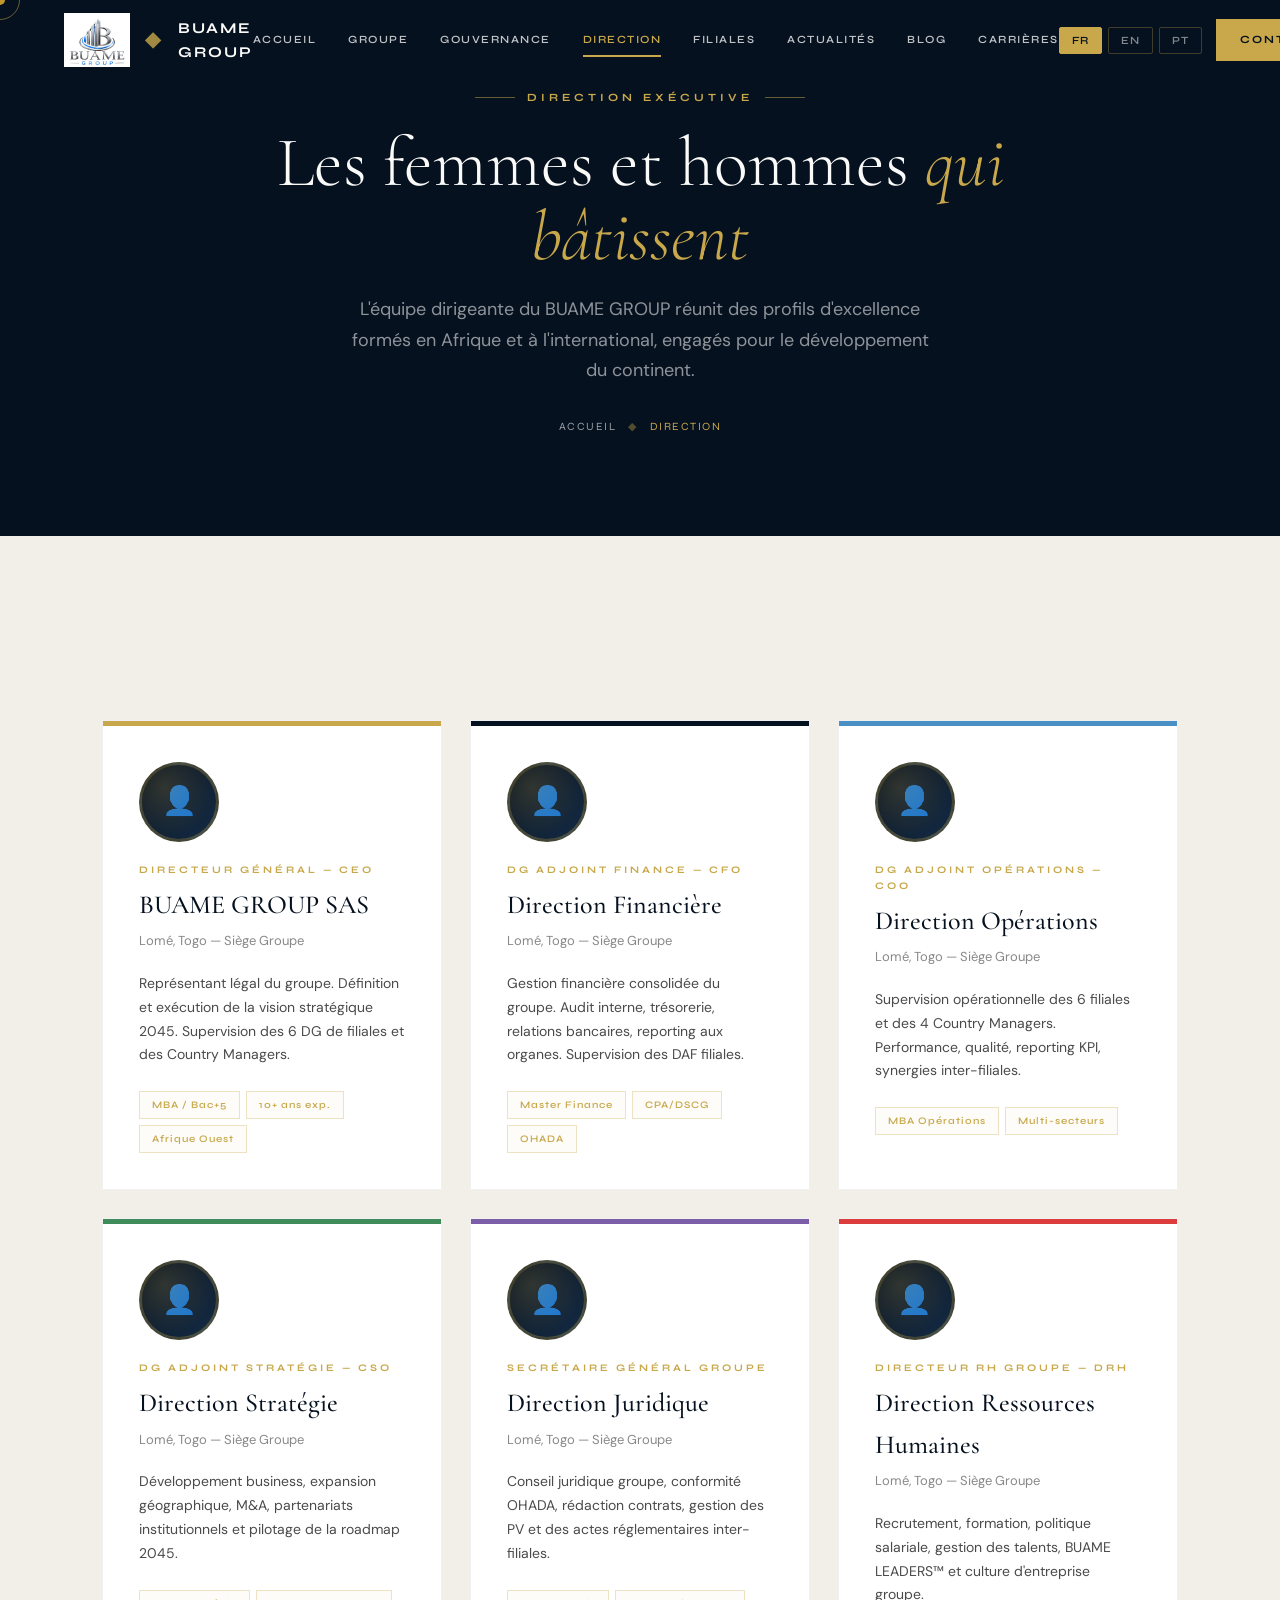
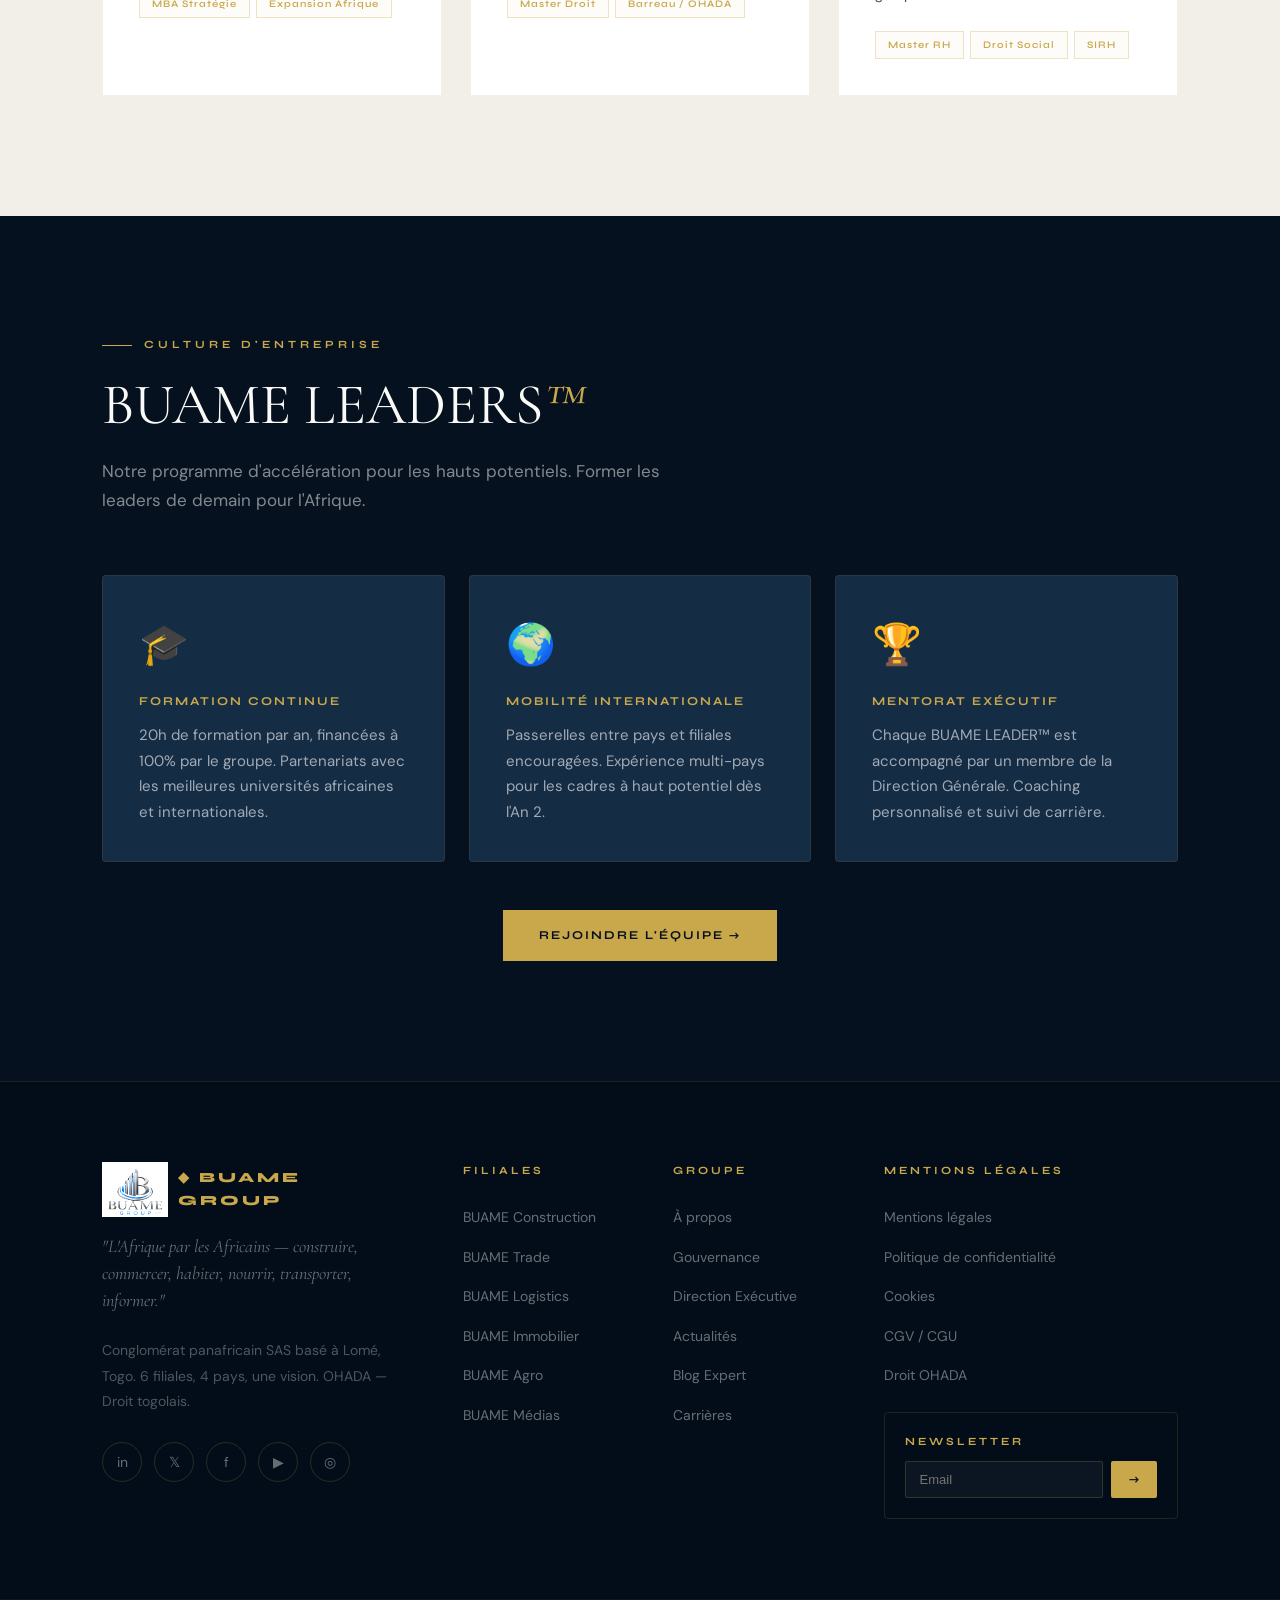
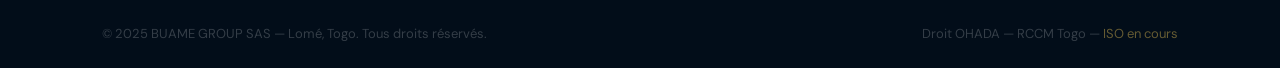
<file: direction.html>
<!DOCTYPE html>
<html lang="fr">

  <head>
    <meta charset="UTF-8">
    <meta name="viewport" content="width=device-width, initial-scale=1.0">
    <title>BUAME GROUP — Direction Exécutive | CEO CFO COO CSO DRH</title>
    <meta name="description"
      content="Équipe dirigeante BUAME GROUP : CEO, CFO, COO, CSO, SG, DRH. Profils d'excellence formés en Afrique et à l'international.">
    <meta name="robots" content="index, follow">
    <link rel="canonical" href="https://www.buamegroup.com/direction.html">
    <link rel="preconnect" href="https://fonts.googleapis.com">
    <link
      href="https://fonts.googleapis.com/css2?family=Cormorant+Garamond:wght@300;400;500;600;700&family=Syne:wght@400;500;600;700;800&family=DM+Sans:wght@300;400;500&display=swap"
      rel="stylesheet">
    <link rel="stylesheet" href="style.css">
  </head>

  <body>
    <div class="cursor" id="cursor"></div>
    <div class="cursor-ring" id="cursorRing"></div>
    <div class="mobile-menu" id="mobileMenu">
      <a href="index.html" onclick="closeMobileMenu()" data-i18n="nav.home">Accueil</a>
      <a href="groupe.html" onclick="closeMobileMenu()" data-i18n="nav.group">Groupe</a>
      <a href="gouvernance.html" onclick="closeMobileMenu()" data-i18n="nav.governance">Gouvernance</a>
      <a href="direction.html" onclick="closeMobileMenu()" data-i18n="nav.direction">Direction</a>
      <a href="filiales.html" onclick="closeMobileMenu()" data-i18n="nav.filiales">Filiales</a>
      <a href="actualites.html" onclick="closeMobileMenu()" data-i18n="nav.news">Actualités</a>
      <a href="blog.html" onclick="closeMobileMenu()" data-i18n="nav.blog">Blog</a>
      <a href="recrutement.html" onclick="closeMobileMenu()" data-i18n="nav.careers">Carrières</a>
      <a href="contact.html" onclick="closeMobileMenu()" data-i18n="nav.contact">Contact</a>
      <div class="nav-lang" style="margin-top:24px">
        <button class="lang-btn" onclick="setLang('fr');closeMobileMenu()">FR</button>
        <button class="lang-btn" onclick="setLang('en');closeMobileMenu()">EN</button>
        <button class="lang-btn" onclick="setLang('pt');closeMobileMenu()">PT</button>
      </div>
    </div>
    <nav id="mainNav">
      <a class="nav-logo" href="index.html">
        <img src="logo.png" alt="BUAME GROUP Logo" class="nav-logo-img" onerror="this.style.display='none'">
        <span class="nav-logo-diamond">◆</span><span class="nav-logo-text">BUAME GROUP</span>
      </a>
      <div class="nav-links">
        <a href="index.html" data-i18n="nav.home">Accueil</a>
        <a href="groupe.html" data-i18n="nav.group">Groupe</a>
        <a href="gouvernance.html" data-i18n="nav.governance">Gouvernance</a>
        <a href="direction.html" class="active" data-i18n="nav.direction">Direction</a>
        <a href="filiales.html" data-i18n="nav.filiales">Filiales</a>
        <a href="actualites.html" data-i18n="nav.news">Actualités</a>
        <a href="blog.html" data-i18n="nav.blog">Blog</a>
        <a href="recrutement.html" data-i18n="nav.careers">Carrières</a>
      </div>
      <div style="display:flex;gap:14px;align-items:center">
        <div class="nav-lang">
          <button class="lang-btn active" onclick="setLang('fr')">FR</button>
          <button class="lang-btn" onclick="setLang('en')">EN</button>
          <button class="lang-btn" onclick="setLang('pt')">PT</button>
        </div>
        <a href="contact.html" class="nav-cta" data-i18n="nav.contact">Contact</a>
        <div class="nav-hamburger" id="hamburger" onclick="toggleMobileMenu()"><span></span><span></span><span></span>
        </div>
      </div>
    </nav>

    <section class="page-header">
      <div class="page-header-bg"
        style="background-image:url('https://images.unsplash.com/photo-1522071820081-009f0129c71c?w=1920&q=80')"></div>
      <div class="page-header-overlay"></div>
      <div class="page-header-content">
        <div class="page-header-eyebrow" data-i18n="page.dir.eyebrow">Direction Exécutive</div>
        <h1 class="page-header-title" data-i18n="page.dir.title">Les femmes et hommes <em>qui bâtissent</em></h1>
        <p class="page-header-subtitle" data-i18n="page.dir.sub">L'équipe dirigeante du BUAME GROUP réunit des profils
          d'excellence formés en Afrique et à l'international.</p>
        <div class="breadcrumbs">
          <a href="index.html" data-i18n="breadcrumb.home">Accueil</a><span class="sep">◆</span>
          <span class="current" data-i18n="breadcrumb.dir">Direction</span>
        </div>
      </div>
    </section>

    <section style="background:var(--off-white);padding:120px 8%">
      <div class="team-grid">
        <div class="team-card reveal">
          <div class="team-card-accent" style="background:var(--gold)"></div>
          <div class="team-card-body">
            <div class="team-avatar">👤</div>
            <div class="team-role" data-i18n="dir.ceo.role">Directeur Général — CEO</div>
            <div class="team-name" data-i18n="dir.ceo.name">BUAME GROUP SAS</div>
            <div class="team-location" data-i18n="dir.ceo.location">Lomé, Togo — Siège Groupe</div>
            <div class="team-bio" data-i18n="dir.ceo.bio">Représentant légal du groupe. Définition et exécution de la
              vision stratégique 2045. Supervision des 6 DG de filiales et des Country Managers.</div>
            <div class="team-tags"><span class="team-tag">MBA / Bac+5</span><span class="team-tag">10+ ans
                exp.</span><span class="team-tag">Afrique Ouest</span></div>
          </div>
        </div>
        <div class="team-card reveal reveal-delay-1">
          <div class="team-card-accent" style="background:var(--navy)"></div>
          <div class="team-card-body">
            <div class="team-avatar">👤</div>
            <div class="team-role" data-i18n="dir.cfo.role">DG Adjoint Finance — CFO</div>
            <div class="team-name" data-i18n="dir.cfo.name">Direction Financière</div>
            <div class="team-location" data-i18n="dir.cfo.location">Lomé, Togo — Siège Groupe</div>
            <div class="team-bio" data-i18n="dir.cfo.bio">Gestion financière consolidée du groupe. Audit interne,
              trésorerie, relations bancaires, reporting aux organes.</div>
            <div class="team-tags"><span class="team-tag">Master Finance</span><span
                class="team-tag">CPA/DSCG</span><span class="team-tag">OHADA</span></div>
          </div>
        </div>
        <div class="team-card reveal reveal-delay-2">
          <div class="team-card-accent" style="background:#4A90C4"></div>
          <div class="team-card-body">
            <div class="team-avatar">👤</div>
            <div class="team-role" data-i18n="dir.coo.role">DG Adjoint Opérations — COO</div>
            <div class="team-name" data-i18n="dir.coo.name">Direction Opérations</div>
            <div class="team-location" data-i18n="dir.coo.location">Lomé, Togo — Siège Groupe</div>
            <div class="team-bio" data-i18n="dir.coo.bio">Supervision opérationnelle des 6 filiales et des 4 Country
              Managers. Performance, qualité, reporting KPI.</div>
            <div class="team-tags"><span class="team-tag">MBA Opérations</span><span
                class="team-tag">Multi-secteurs</span></div>
          </div>
        </div>
        <div class="team-card reveal reveal-delay-3">
          <div class="team-card-accent" style="background:#3F8C5A"></div>
          <div class="team-card-body">
            <div class="team-avatar">👤</div>
            <div class="team-role" data-i18n="dir.cso.role">DG Adjoint Stratégie — CSO</div>
            <div class="team-name" data-i18n="dir.cso.name">Direction Stratégie</div>
            <div class="team-location" data-i18n="dir.cso.location">Lomé, Togo — Siège Groupe</div>
            <div class="team-bio" data-i18n="dir.cso.bio">Développement business, expansion géographique, M&A,
              partenariats institutionnels et pilotage de la roadmap 2045.</div>
            <div class="team-tags"><span class="team-tag">MBA Stratégie</span><span class="team-tag">Expansion
                Afrique</span></div>
          </div>
        </div>
        <div class="team-card reveal reveal-delay-4">
          <div class="team-card-accent" style="background:#7B5EA7"></div>
          <div class="team-card-body">
            <div class="team-avatar">👤</div>
            <div class="team-role" data-i18n="dir.sg.role">Secrétaire Général Groupe</div>
            <div class="team-name" data-i18n="dir.sg.name">Direction Juridique</div>
            <div class="team-location" data-i18n="dir.sg.location">Lomé, Togo — Siège Groupe</div>
            <div class="team-bio" data-i18n="dir.sg.bio">Conseil juridique groupe, conformité OHADA, rédaction contrats,
              gestion des PV et des actes réglementaires inter-filiales.</div>
            <div class="team-tags"><span class="team-tag">Master Droit</span><span class="team-tag">Barreau /
                OHADA</span></div>
          </div>
        </div>
        <div class="team-card reveal reveal-delay-5">
          <div class="team-card-accent" style="background:#DC3C3C"></div>
          <div class="team-card-body">
            <div class="team-avatar">👤</div>
            <div class="team-role" data-i18n="dir.drh.role">Directeur RH Groupe — DRH</div>
            <div class="team-name" data-i18n="dir.drh.name">Direction Ressources Humaines</div>
            <div class="team-location" data-i18n="dir.drh.location">Lomé, Togo — Siège Groupe</div>
            <div class="team-bio" data-i18n="dir.drh.bio">Recrutement, formation, politique salariale, gestion des
              talents, BUAME LEADERS™ et culture d'entreprise groupe.</div>
            <div class="team-tags"><span class="team-tag">Master RH</span><span class="team-tag">Droit
                Social</span><span class="team-tag">SIRH</span></div>
          </div>
        </div>
      </div>
    </section>

    <!-- BUAME LEADERS -->
    <section style="background:var(--navy);padding:120px 8%">
      <div class="section-eyebrow" style="color:var(--gold)" data-i18n="dir.leaders.eyebrow">Culture d'Entreprise</div>
      <h2 class="section-title" style="color:var(--white)" data-i18n="dir.leaders.title">BUAME LEADERS<em>™</em></h2>
      <p class="section-subtitle" style="color:rgba(255,255,255,0.5);margin-bottom:60px" data-i18n="dir.leaders.sub">
        Notre programme d'accélération pour les hauts potentiels. Former les leaders de demain pour l'Afrique.</p>
      <div style="display:grid;grid-template-columns:repeat(3,1fr);gap:24px">
        <div class="reveal"
          style="padding:36px;background:var(--navy-light);border:1px solid rgba(200,168,75,0.1);border-radius:4px">
          <div style="font-size:40px;margin-bottom:16px">🎓</div>
          <div
            style="font-family:'Syne',sans-serif;font-size:12px;font-weight:700;letter-spacing:2px;text-transform:uppercase;color:var(--gold);margin-bottom:12px"
            data-i18n="recru.perk1.title">Formation Continue</div>
          <div style="font-size:15px;color:rgba(255,255,255,0.6);line-height:1.7" data-i18n="dir.leaders.p1">20h de
            formation par an, financées à 100% par le groupe. Partenariats avec les meilleures universités africaines et
            internationales.</div>
        </div>
        <div class="reveal reveal-delay-1"
          style="padding:36px;background:var(--navy-light);border:1px solid rgba(200,168,75,0.1);border-radius:4px">
          <div style="font-size:40px;margin-bottom:16px">🌍</div>
          <div
            style="font-family:'Syne',sans-serif;font-size:12px;font-weight:700;letter-spacing:2px;text-transform:uppercase;color:var(--gold);margin-bottom:12px"
            data-i18n="recru.perk2.title">Mobilité Internationale</div>
          <div style="font-size:15px;color:rgba(255,255,255,0.6);line-height:1.7" data-i18n="dir.leaders.p2">Passerelles
            entre pays et filiales encouragées. Expérience multi-pays pour les cadres à haut potentiel dès l'An 2.</div>
        </div>
        <div class="reveal reveal-delay-2"
          style="padding:36px;background:var(--navy-light);border:1px solid rgba(200,168,75,0.1);border-radius:4px">
          <div style="font-size:40px;margin-bottom:16px">🏆</div>
          <div
            style="font-family:'Syne',sans-serif;font-size:12px;font-weight:700;letter-spacing:2px;text-transform:uppercase;color:var(--gold);margin-bottom:12px"
            data-i18n="dir.leaders.mentoring.title">Mentorat Exécutif</div>
          <div style="font-size:15px;color:rgba(255,255,255,0.6);line-height:1.7" data-i18n="dir.leaders.p3">Chaque
            BUAME LEADER™ est accompagné par un membre de la Direction Générale. Coaching personnalisé et suivi de
            carrière.</div>
        </div>
      </div>
      <div style="text-align:center;margin-top:48px">
        <a href="recrutement.html" class="btn btn-primary" data-i18n="dir.leaders.cta">Rejoindre l'équipe →</a>
      </div>
    </section>

    <footer>
      <div class="footer-main">
        <div class="footer-brand">
          <div class="footer-logo"><img src="logo.png" alt="BUAME GROUP" class="footer-logo-img"
              onerror="this.style.display='none'"><span>◆ BUAME GROUP</span></div>
          <div class="footer-tagline" data-i18n="footer.tagline">"L'Afrique par les Africains — construire, commercer,
            habiter, nourrir, transporter, informer."</div>
          <div class="footer-desc" data-i18n="footer.desc">Conglomérat panafricain SAS basé à Lomé, Togo. 6 filiales, 4
            pays, une vision. OHADA — Droit togolais.</div>
          <div class="social-links"><a class="social-link" href="#" aria-label="LinkedIn">in</a><a class="social-link"
              href="#" aria-label="Twitter/X">𝕏</a><a class="social-link" href="#" aria-label="Facebook">f</a><a
              class="social-link" href="#" aria-label="YouTube">▶</a><a class="social-link" href="#"
              aria-label="Instagram">◎</a></div>
        </div>
        <div>
          <div class="footer-col-title" data-i18n="footer.col.filiales">Filiales</div>
          <ul class="footer-links">
            <li><a href="filiales.html">BUAME Construction</a></li>
            <li><a href="filiales.html">BUAME Trade</a></li>
            <li><a href="filiales.html">BUAME Logistics</a></li>
            <li><a href="filiales.html">BUAME Immobilier</a></li>
            <li><a href="filiales.html">BUAME Agro</a></li>
            <li><a href="filiales.html">BUAME Médias</a></li>
          </ul>
        </div>
        <div>
          <div class="footer-col-title" data-i18n="footer.col.groupe">Groupe</div>
          <ul class="footer-links">
            <li><a href="groupe.html" data-i18n="footer.link.about">À propos</a></li>
            <li><a href="gouvernance.html" data-i18n="footer.link.gov">Gouvernance</a></li>
            <li><a href="direction.html" data-i18n="footer.link.dir">Direction Exécutive</a></li>
            <li><a href="actualites.html" data-i18n="footer.link.news">Actualités</a></li>
            <li><a href="blog.html" data-i18n="footer.link.blog">Blog Expert</a></li>
            <li><a href="recrutement.html" data-i18n="footer.link.careers">Carrières</a></li>
          </ul>
        </div>
        <div>
          <div class="footer-col-title" data-i18n="footer.col.legal">Mentions Légales</div>
          <ul class="footer-links">
            <li><a href="#" data-i18n="footer.link.mentions">Mentions légales</a></li>
            <li><a href="#" data-i18n="footer.link.privacy">Politique de confidentialité</a></li>
            <li><a href="#" data-i18n="footer.link.cookies">Cookies</a></li>
            <li><a href="#" data-i18n="footer.link.cgv">CGV / CGU</a></li>
            <li><a href="#" data-i18n="footer.link.ohada">Droit OHADA</a></li>
          </ul>
          <div style="margin-top:24px;padding:20px;border:1px solid rgba(200,168,75,0.15);border-radius:4px">
            <div class="footer-col-title" style="margin-bottom:10px" data-i18n="footer.newsletter">Newsletter</div>
            <div style="display:flex;gap:8px"><input type="email" id="newsletterEmail"
                data-i18n-placeholder="footer.newsletter.placeholder" placeholder="Email"
                style="flex:1;padding:10px 14px;background:rgba(255,255,255,0.04);border:1px solid rgba(200,168,75,0.2);color:var(--white);font-size:13px;outline:none;border-radius:2px"><button
                onclick="subscribeNewsletter()"
                style="padding:10px 18px;background:var(--gold);color:var(--navy);border:none;cursor:pointer;font-family:'Syne',sans-serif;font-size:12px;font-weight:700;border-radius:2px">→</button>
            </div>
          </div>
        </div>
      </div>
      <div class="footer-bottom">
        <div class="footer-legal" data-i18n="footer.copyright">© 2025 BUAME GROUP SAS — Lomé, Togo. Tous droits
          réservés.</div>
        <div class="footer-legal" data-i18n="footer.legal2">Droit OHADA — RCCM Togo — <a href="#">ISO en cours</a></div>
      </div>
    </footer>
    <div class="modal-overlay" id="filialeModal">
      <div class="modal"><button class="modal-close" onclick="closeModal()">×</button>
        <div id="modalContent"></div>
      </div>
    </div>
    <div id="toast"></div>
    <script src="script.js"></script>
  </body>

</html>
</file>
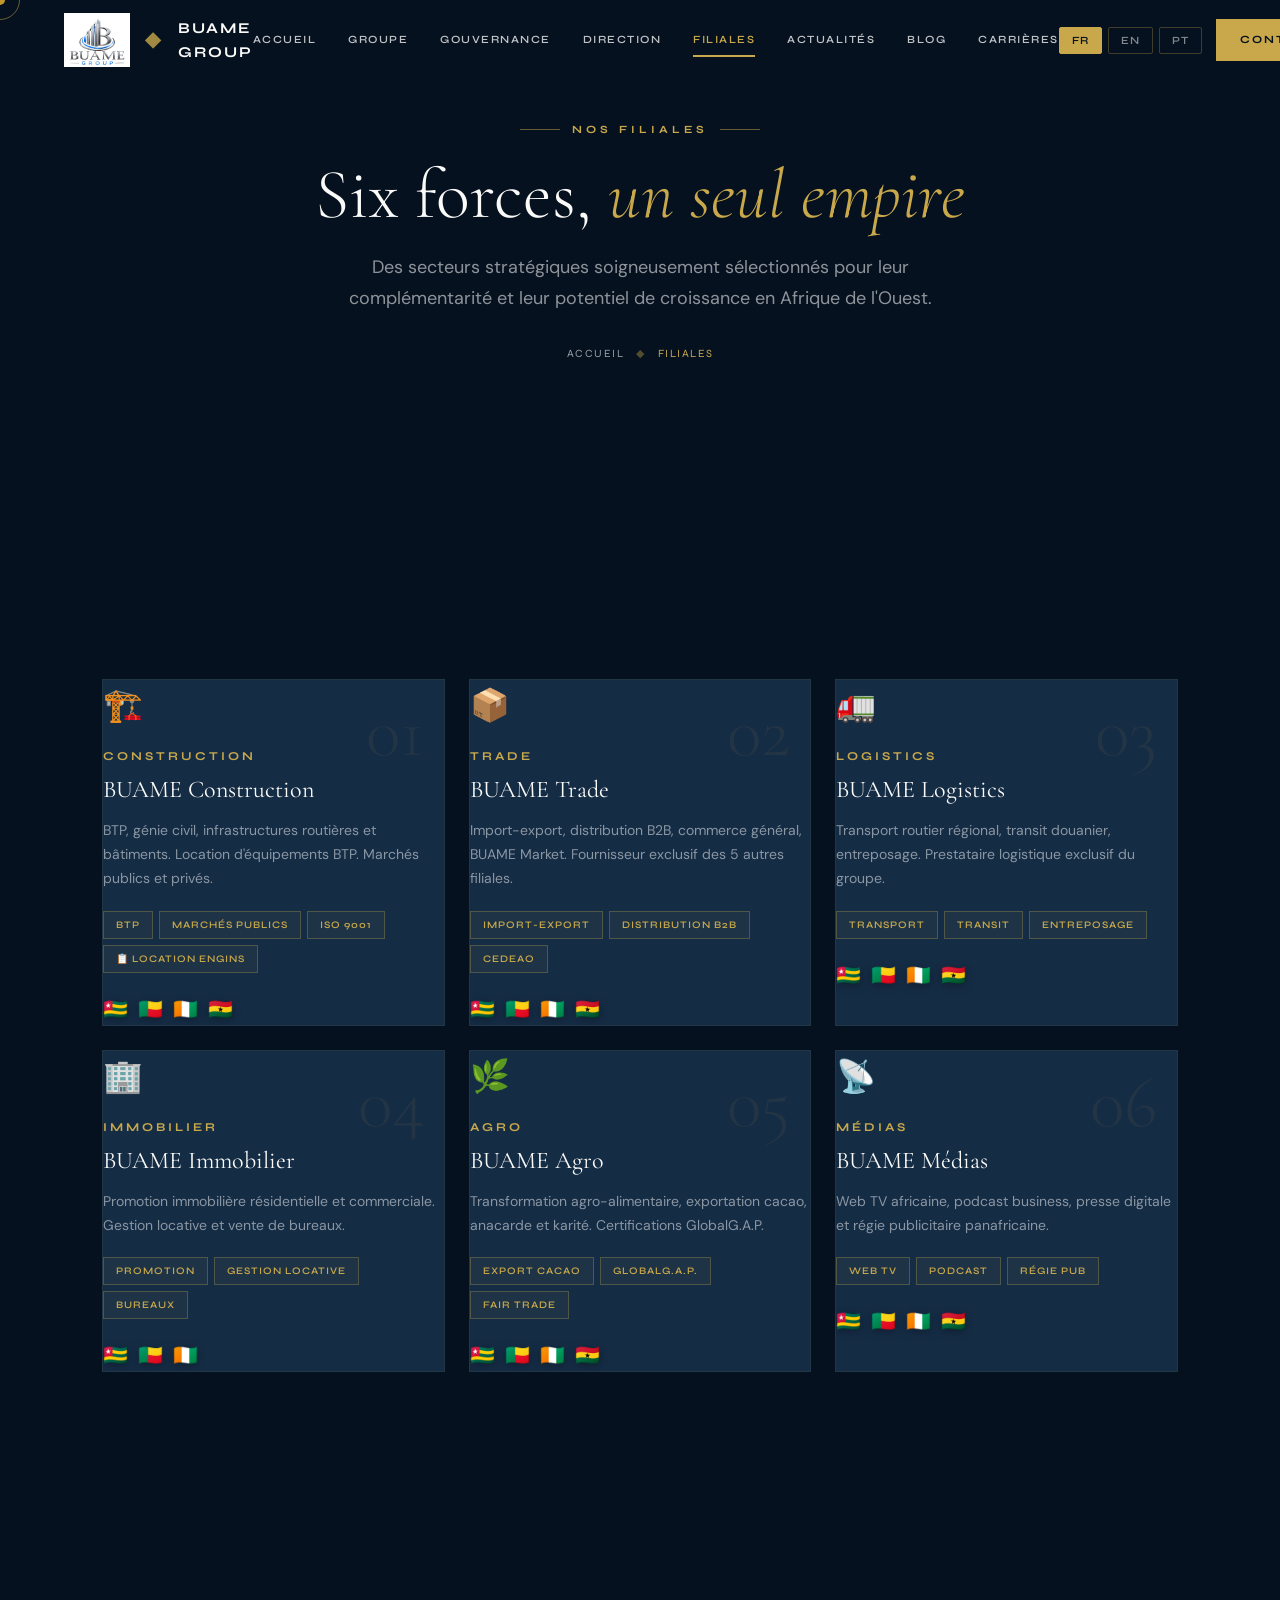
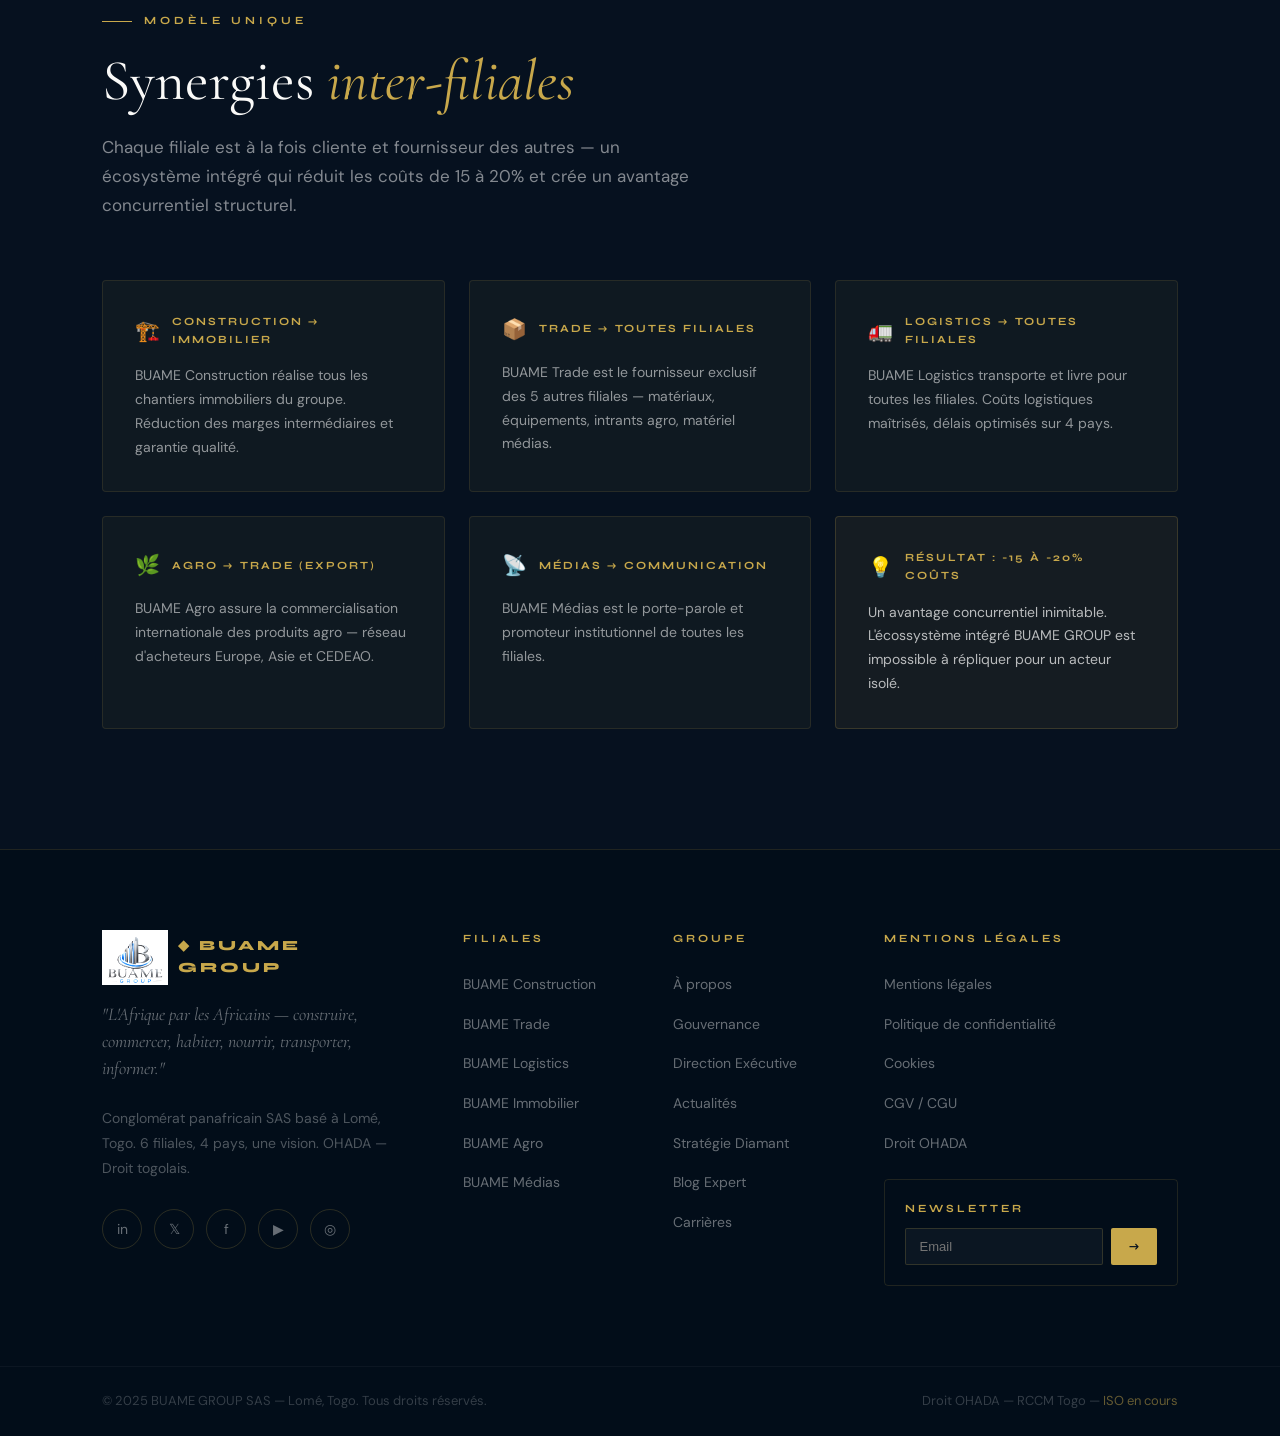
<file: filiales.html>
<!DOCTYPE html>
<html lang="fr">

  <head>
    <meta charset="UTF-8">
    <meta name="viewport" content="width=device-width, initial-scale=1.0">
    <title>BUAME GROUP — Filiales | Construction, Trade, Logistics, Immobilier, Agro, Médias</title>
    <meta name="description"
      content="Les 6 filiales du BUAME GROUP : Construction BTP, Trade import-export, Logistics transport, Immobilier promotion, Agro export, Médias digitaux.">
    <meta name="robots" content="index, follow">
    <link rel="canonical" href="https://www.buamegroup.com/filiales.html">
    <link rel="preconnect" href="https://fonts.googleapis.com">
    <link
      href="https://fonts.googleapis.com/css2?family=Cormorant+Garamond:wght@300;400;500;600;700&family=Syne:wght@400;500;600;700;800&family=DM+Sans:wght@300;400;500&display=swap"
      rel="stylesheet">
    <link rel="stylesheet" href="style.css">
  </head>

  <body>
    <div class="cursor" id="cursor"></div>
    <div class="cursor-ring" id="cursorRing"></div>
    <div class="mobile-menu" id="mobileMenu">
      <a href="index.html" onclick="closeMobileMenu()" data-i18n="nav.home">Accueil</a>
      <a href="groupe.html" onclick="closeMobileMenu()" data-i18n="nav.group">Groupe</a>
      <a href="gouvernance.html" onclick="closeMobileMenu()" data-i18n="nav.governance">Gouvernance</a>
      <a href="direction.html" onclick="closeMobileMenu()" data-i18n="nav.direction">Direction</a>
      <a href="filiales.html" onclick="closeMobileMenu()" data-i18n="nav.filiales">Filiales</a>
      <a href="actualites.html" onclick="closeMobileMenu()" data-i18n="nav.news">Actualités</a>
      <a href="blog.html" onclick="closeMobileMenu()" data-i18n="nav.blog">Blog</a>
      <a href="recrutement.html" onclick="closeMobileMenu()" data-i18n="nav.careers">Carrières</a>
      <a href="contact.html" onclick="closeMobileMenu()" data-i18n="nav.contact">Contact</a>
      <div class="nav-lang" style="margin-top:24px">
        <button class="lang-btn" onclick="setLang('fr');closeMobileMenu()">FR</button>
        <button class="lang-btn" onclick="setLang('en');closeMobileMenu()">EN</button>
        <button class="lang-btn" onclick="setLang('pt');closeMobileMenu()">PT</button>
      </div>
    </div>
    <nav id="mainNav">
      <a class="nav-logo" href="index.html">
        <img src="logo.png" alt="BUAME GROUP Logo" class="nav-logo-img" onerror="this.style.display='none'">
        <span class="nav-logo-diamond">◆</span>
        <span class="nav-logo-text">BUAME GROUP</span>
      </a>
      <div class="nav-links">
        <a href="index.html" data-i18n="nav.home">Accueil</a>
        <a href="groupe.html" data-i18n="nav.group">Groupe</a>
        <a href="gouvernance.html" data-i18n="nav.governance">Gouvernance</a>
        <a href="direction.html" data-i18n="nav.direction">Direction</a>
        <a href="filiales.html" class="active" data-i18n="nav.filiales">Filiales</a>
        <a href="actualites.html" data-i18n="nav.news">Actualités</a>
        <a href="blog.html" data-i18n="nav.blog">Blog</a>
        <a href="recrutement.html" data-i18n="nav.careers">Carrières</a>
      </div>
      <div style="display:flex;gap:14px;align-items:center">
        <div class="nav-lang">
          <button class="lang-btn active" onclick="setLang('fr')">FR</button>
          <button class="lang-btn" onclick="setLang('en')">EN</button>
          <button class="lang-btn" onclick="setLang('pt')">PT</button>
        </div>
        <a href="contact.html" class="nav-cta" data-i18n="nav.contact">Contact</a>
        <div class="nav-hamburger" id="hamburger" onclick="toggleMobileMenu()"><span></span><span></span><span></span>
        </div>
      </div>
    </nav>

    <section class="page-header">
      <div class="page-header-bg"
        style="background-image:url('https://images.unsplash.com/photo-1504307651254-35680f356dfd?w=1920&q=80')"></div>
      <div class="page-header-overlay"></div>
      <div class="page-header-content">
        <div class="page-header-eyebrow" data-i18n="page.fil.eyebrow"></div>
        <h1 class="page-header-title" data-i18n="page.fil.title"></h1>
        <p class="page-header-subtitle" data-i18n="page.fil.sub"></p>
        <div class="breadcrumbs">
          <a href="index.html" data-i18n="breadcrumb.home">Accueil</a><span class="sep">◆</span>
          <span class="current" data-i18n="breadcrumb.fil">Filiales</span>
        </div>
      </div>
    </section>

    <section class="filiales" style="padding:120px 8%">
      <div class="filiales-grid">
        <article class="filiale-card reveal" onclick="openFiliale('construction')">
          <div class="filiale-num">01</div>
          <div class="filiale-icon">🏗️</div>
          <div class="filiale-name" data-i18n="filiale.construction.name">CONSTRUCTION</div>
          <h3 class="filiale-full">BUAME Construction</h3>
          <p class="filiale-desc" data-i18n="filiale.construction.desc">BTP, génie civil, infrastructures routières et
            bâtiments. Location d'équipements BTP. Marchés publics et privés.</p>
          <div class="filiale-tags"><span class="filiale-tag">BTP</span><span class="filiale-tag"
              data-i18n="tag.marches">Marchés publics</span><span class="filiale-tag">ISO 9001</span><span
              class="filiale-tag">📋 Location Engins</span></div>
          <div class="filiale-countries"><span class="country-flag">🇹🇬</span><span
              class="country-flag">🇧🇯</span><span class="country-flag">🇨🇮</span><span
              class="country-flag">🇬🇭</span></div>
        </article>
        <article class="filiale-card reveal reveal-delay-1" onclick="openFiliale('trade')">
          <div class="filiale-num">02</div>
          <div class="filiale-icon">📦</div>
          <div class="filiale-name" data-i18n="filiale.trade.name">TRADE</div>
          <h3 class="filiale-full">BUAME Trade</h3>
          <p class="filiale-desc" data-i18n="filiale.trade.desc">Import-export, distribution B2B, commerce général,
            BUAME Market.
            Fournisseur exclusif des 5 autres filiales.</p>
          <div class="filiale-tags"><span class="filiale-tag">Import-Export</span><span class="filiale-tag">Distribution
              B2B</span><span class="filiale-tag">CEDEAO</span></div>
          <div class="filiale-countries"><span class="country-flag">🇹🇬</span><span
              class="country-flag">🇧🇯</span><span class="country-flag">🇨🇮</span><span
              class="country-flag">🇬🇭</span></div>
        </article>
        <article class="filiale-card reveal reveal-delay-2" onclick="openFiliale('logistics')">
          <div class="filiale-num">03</div>
          <div class="filiale-icon">🚛</div>
          <div class="filiale-name" data-i18n="filiale.logistics.name">LOGISTICS</div>
          <h3 class="filiale-full">BUAME Logistics</h3>
          <p class="filiale-desc" data-i18n="filiale.logistics.desc">Transport routier régional, transit douanier,
            entreposage. Prestataire logistique exclusif du groupe.</p>
          <div class="filiale-tags"><span class="filiale-tag" data-i18n="tag.transport">Transport</span><span
              class="filiale-tag">Transit</span><span class="filiale-tag" data-i18n="tag.storage">Entreposage</span>
          </div>
          <div class="filiale-countries"><span class="country-flag">🇹🇬</span><span
              class="country-flag">🇧🇯</span><span class="country-flag">🇨🇮</span><span
              class="country-flag">🇬🇭</span></div>
        </article>
        <article class="filiale-card reveal" onclick="openFiliale('immobilier')">
          <div class="filiale-num">04</div>
          <div class="filiale-icon">🏢</div>
          <div class="filiale-name" data-i18n="filiale.immobilier.name">IMMOBILIER</div>
          <h3 class="filiale-full">BUAME Immobilier</h3>
          <p class="filiale-desc" data-i18n="filiale.immobilier.desc">Promotion immobilière résidentielle et
            commerciale. Gestion locative et vente de bureaux.</p>
          <div class="filiale-tags"><span class="filiale-tag" data-i18n="tag.promotion">Promotion</span><span
              class="filiale-tag" data-i18n="tag.locative">Gestion locative</span><span class="filiale-tag"
              data-i18n="tag.bureaux">Bureaux</span></div>
          <div class="filiale-countries"><span class="country-flag">🇹🇬</span><span
              class="country-flag">🇧🇯</span><span class="country-flag">🇨🇮</span></div>
        </article>
        <article class="filiale-card reveal reveal-delay-1" onclick="openFiliale('agro')">
          <div class="filiale-num">05</div>
          <div class="filiale-icon">🌿</div>
          <div class="filiale-name" data-i18n="filiale.agro.name">AGRO</div>
          <h3 class="filiale-full">BUAME Agro</h3>
          <p class="filiale-desc" data-i18n="filiale.agro.desc">Transformation agro-alimentaire, exportation cacao,
            anacarde et karité. Certifications GlobalG.A.P.</p>
          <div class="filiale-tags"><span class="filiale-tag" data-i18n="tag.cacao">Export Cacao</span><span
              class="filiale-tag">GlobalG.A.P.</span><span class="filiale-tag">Fair Trade</span></div>
          <div class="filiale-countries"><span class="country-flag">🇹🇬</span><span
              class="country-flag">🇧🇯</span><span class="country-flag">🇨🇮</span><span
              class="country-flag">🇬🇭</span></div>
        </article>
        <article class="filiale-card reveal reveal-delay-2" onclick="openFiliale('medias')">
          <div class="filiale-num">06</div>
          <div class="filiale-icon">📡</div>
          <div class="filiale-name" data-i18n="filiale.medias.name">MÉDIAS</div>
          <h3 class="filiale-full">BUAME Médias</h3>
          <p class="filiale-desc" data-i18n="filiale.medias.desc">Web TV africaine, podcast business, presse digitale et
            régie publicitaire panafricaine.</p>
          <div class="filiale-tags"><span class="filiale-tag">Web TV</span><span class="filiale-tag">Podcast</span><span
              class="filiale-tag" data-i18n="tag.regie">Régie Pub</span></div>
          <div class="filiale-countries"><span class="country-flag">🇹🇬</span><span
              class="country-flag">🇧🇯</span><span class="country-flag">🇨🇮</span><span
              class="country-flag">🇬🇭</span></div>
        </article>
      </div>
    </section>

    <section style="background:var(--navy);padding:120px 8%">
      <div class="section-eyebrow" style="color:var(--gold)" data-i18n="filiales.synergies.eyebrow">Modèle Unique</div>
      <h2 class="section-title" style="color:var(--white)" data-i18n="filiales.synergies.title">Synergies
        <em>inter-filiales</em>
      </h2>
      <p class="section-subtitle" style="color:rgba(255,255,255,0.5);margin-bottom:60px"
        data-i18n="filiales.synergies.sub">Chaque filiale est à la fois cliente et fournisseur des autres — un
        écosystème intégré qui réduit les coûts de 15 à 20% et crée un avantage concurrentiel structurel.</p>
      <div style="display:grid;grid-template-columns:repeat(3,1fr);gap:24px">
        <div class="reveal"
          style="padding:32px;background:rgba(200,168,75,0.05);border:1px solid rgba(200,168,75,0.12);border-radius:4px">
          <div style="display:flex;align-items:center;gap:12px;margin-bottom:16px"><span
              style="font-size:20px">🏗️</span><span
              style="font-family:'Syne',sans-serif;font-size:11px;font-weight:700;letter-spacing:2px;text-transform:uppercase;color:var(--gold)">Construction
              → Immobilier</span></div>
          <div style="font-size:14px;color:rgba(255,255,255,0.55);line-height:1.7">BUAME Construction réalise tous les
            chantiers immobiliers du groupe. Réduction des marges intermédiaires et garantie qualité.</div>
        </div>
        <div class="reveal reveal-delay-1"
          style="padding:32px;background:rgba(200,168,75,0.05);border:1px solid rgba(200,168,75,0.12);border-radius:4px">
          <div style="display:flex;align-items:center;gap:12px;margin-bottom:16px"><span
              style="font-size:20px">📦</span><span
              style="font-family:'Syne',sans-serif;font-size:11px;font-weight:700;letter-spacing:2px;text-transform:uppercase;color:var(--gold)">Trade
              → Toutes filiales</span></div>
          <div style="font-size:14px;color:rgba(255,255,255,0.55);line-height:1.7">BUAME Trade est le fournisseur
            exclusif des 5 autres filiales — matériaux, équipements, intrants agro, matériel médias.</div>
        </div>
        <div class="reveal reveal-delay-2"
          style="padding:32px;background:rgba(200,168,75,0.05);border:1px solid rgba(200,168,75,0.12);border-radius:4px">
          <div style="display:flex;align-items:center;gap:12px;margin-bottom:16px"><span
              style="font-size:20px">🚛</span><span
              style="font-family:'Syne',sans-serif;font-size:11px;font-weight:700;letter-spacing:2px;text-transform:uppercase;color:var(--gold)">Logistics
              → Toutes filiales</span></div>
          <div style="font-size:14px;color:rgba(255,255,255,0.55);line-height:1.7">BUAME Logistics transporte et livre
            pour toutes les filiales. Coûts logistiques maîtrisés, délais optimisés sur 4 pays.</div>
        </div>
        <div class="reveal reveal-delay-3"
          style="padding:32px;background:rgba(200,168,75,0.05);border:1px solid rgba(200,168,75,0.12);border-radius:4px">
          <div style="display:flex;align-items:center;gap:12px;margin-bottom:16px"><span
              style="font-size:20px">🌿</span><span
              style="font-family:'Syne',sans-serif;font-size:11px;font-weight:700;letter-spacing:2px;text-transform:uppercase;color:var(--gold)">Agro
              → Trade (export)</span></div>
          <div style="font-size:14px;color:rgba(255,255,255,0.55);line-height:1.7">BUAME Agro assure la
            commercialisation internationale des produits agro — réseau d'acheteurs Europe, Asie et CEDEAO.</div>
        </div>
        <div class="reveal reveal-delay-4"
          style="padding:32px;background:rgba(200,168,75,0.05);border:1px solid rgba(200,168,75,0.12);border-radius:4px">
          <div style="display:flex;align-items:center;gap:12px;margin-bottom:16px"><span
              style="font-size:20px">📡</span><span
              style="font-family:'Syne',sans-serif;font-size:11px;font-weight:700;letter-spacing:2px;text-transform:uppercase;color:var(--gold)">Médias
              → Communication</span></div>
          <div style="font-size:14px;color:rgba(255,255,255,0.55);line-height:1.7">BUAME Médias est le porte-parole et
            promoteur institutionnel de toutes les filiales.</div>
        </div>
        <div class="reveal reveal-delay-5"
          style="padding:32px;background:rgba(200,168,75,0.08);border:1px solid rgba(200,168,75,0.2);border-radius:4px">
          <div style="display:flex;align-items:center;gap:12px;margin-bottom:16px"><span
              style="font-size:20px">💡</span><span
              style="font-family:'Syne',sans-serif;font-size:11px;font-weight:700;letter-spacing:2px;text-transform:uppercase;color:var(--gold)">Résultat
              : -15 à -20% coûts</span></div>
          <div style="font-size:14px;color:rgba(255,255,255,0.7);line-height:1.7">Un avantage concurrentiel inimitable.
            L'écossystème intégré BUAME GROUP est impossible à répliquer pour un acteur isolé.</div>
        </div>
      </div>
    </section>

    <footer>
      <div class="footer-main">
        <div class="footer-brand">
          <div class="footer-logo"><img src="logo.png" alt="BUAME GROUP" class="footer-logo-img"
              onerror="this.style.display='none'"><span>◆ BUAME GROUP</span></div>
          <div class="footer-tagline" data-i18n="footer.tagline"></div>
          <div class="footer-desc" data-i18n="footer.desc"></div>
          <div class="social-links"><a class="social-link" href="#" aria-label="LinkedIn">in</a><a class="social-link"
              href="#" aria-label="Twitter/X">𝕏</a><a class="social-link" href="#" aria-label="Facebook">f</a><a
              class="social-link" href="#" aria-label="YouTube">▶</a><a class="social-link" href="#"
              aria-label="Instagram">◎</a></div>
        </div>
        <div>
          <div class="footer-col-title" data-i18n="footer.col.filiales">Filiales</div>
          <ul class="footer-links">
            <li><a href="filiales.html">BUAME Construction</a></li>
            <li><a href="filiales.html">BUAME Trade</a></li>
            <li><a href="filiales.html">BUAME Logistics</a></li>
            <li><a href="filiales.html">BUAME Immobilier</a></li>
            <li><a href="filiales.html">BUAME Agro</a></li>
            <li><a href="filiales.html">BUAME Médias</a></li>
          </ul>
        </div>
        <div>
          <div class="footer-col-title" data-i18n="footer.col.groupe">Groupe</div>
          <ul class="footer-links">
            <li><a href="groupe.html" data-i18n="footer.link.about">À propos</a></li>
            <li><a href="gouvernance.html" data-i18n="footer.link.gov">Gouvernance</a></li>
            <li><a href="direction.html" data-i18n="footer.link.dir">Direction Exécutive</a></li>
            <li><a href="actualites.html" data-i18n="footer.link.news">Actualités</a></li>
            <li><a href="index.html#strategie" data-i18n="footer.link.strat">Stratégie Diamant</a></li>
            <li><a href="blog.html" data-i18n="footer.link.blog">Blog Expert</a></li>
            <li><a href="recrutement.html" data-i18n="footer.link.careers">Carrières</a></li>
          </ul>
        </div>
        <div>
          <div class="footer-col-title" data-i18n="footer.col.legal">Mentions Légales</div>
          <ul class="footer-links">
            <li><a href="#" data-i18n="footer.link.mentions">Mentions légales</a></li>
            <li><a href="#" data-i18n="footer.link.privacy">Politique de confidentialité</a></li>
            <li><a href="#" data-i18n="footer.link.cookies">Cookies</a></li>
            <li><a href="#" data-i18n="footer.link.cgv">CGV / CGU</a></li>
            <li><a href="#" data-i18n="footer.link.ohada">Droit OHADA</a></li>
          </ul>
          <div style="margin-top:24px;padding:20px;border:1px solid rgba(200,168,75,0.15);border-radius:4px">
            <div class="footer-col-title" style="margin-bottom:10px" data-i18n="footer.newsletter">Newsletter</div>
            <div style="display:flex;gap:8px"><input type="email" id="newsletterEmail"
                data-i18n-placeholder="footer.newsletter.placeholder" placeholder="Email"
                style="flex:1;padding:10px 14px;background:rgba(255,255,255,0.04);border:1px solid rgba(200,168,75,0.2);color:var(--white);font-size:13px;outline:none;border-radius:2px"><button
                onclick="subscribeNewsletter()"
                style="padding:10px 18px;background:var(--gold);color:var(--navy);border:none;cursor:pointer;font-family:'Syne',sans-serif;font-size:12px;font-weight:700;border-radius:2px">→</button>
            </div>
          </div>
        </div>
      </div>
      <div class="footer-bottom">
        <div class="footer-legal" data-i18n="footer.copyright">© 2025 BUAME GROUP SAS — Lomé, Togo. Tous droits
          réservés.</div>
        <div class="footer-legal" data-i18n="footer.legal2">Droit OHADA — RCCM Togo — <a href="#">ISO en cours</a></div>
      </div>
    </footer>
    <div class="modal-overlay" id="filialeModal">
      <div class="modal"><button class="modal-close" onclick="closeModal()">×</button>
        <div id="modalContent"></div>
      </div>
    </div>
    <div id="toast"></div>
    <script src="script.js"></script>
  </body>

</html>
</file>
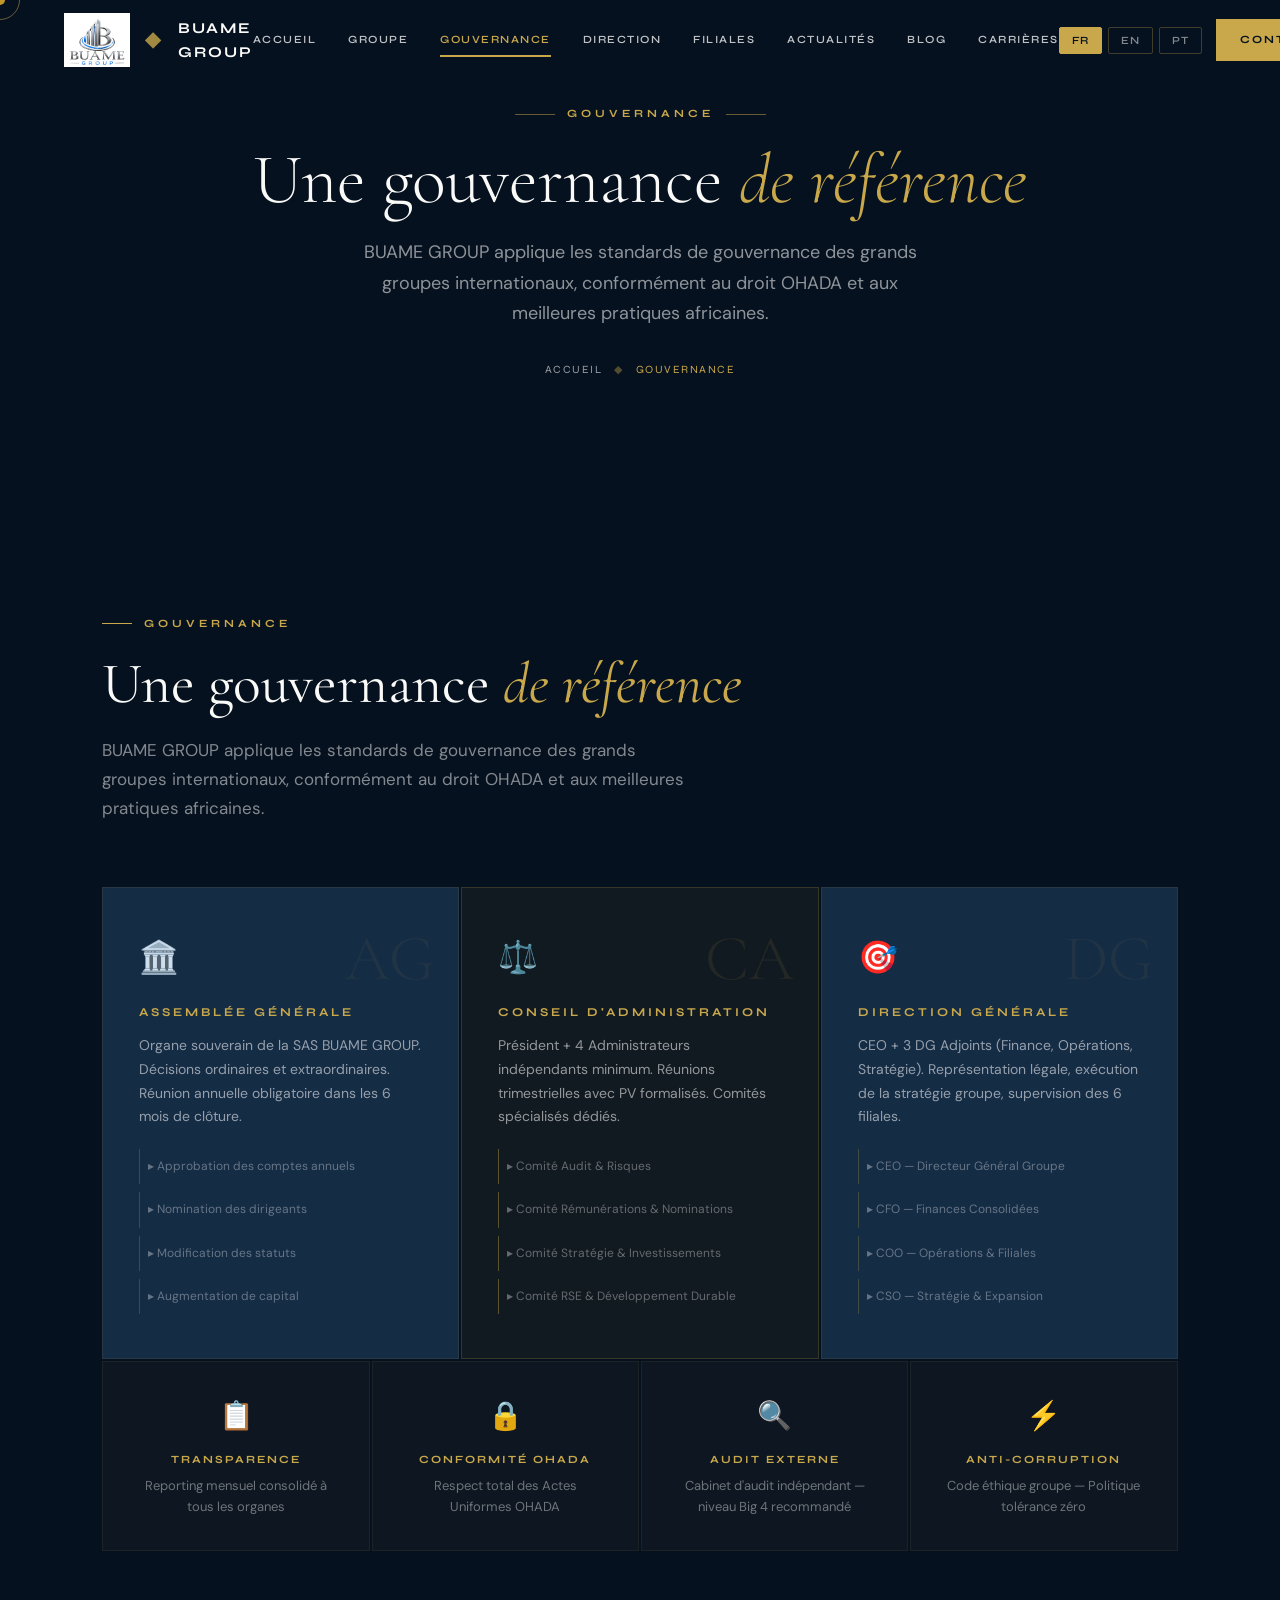
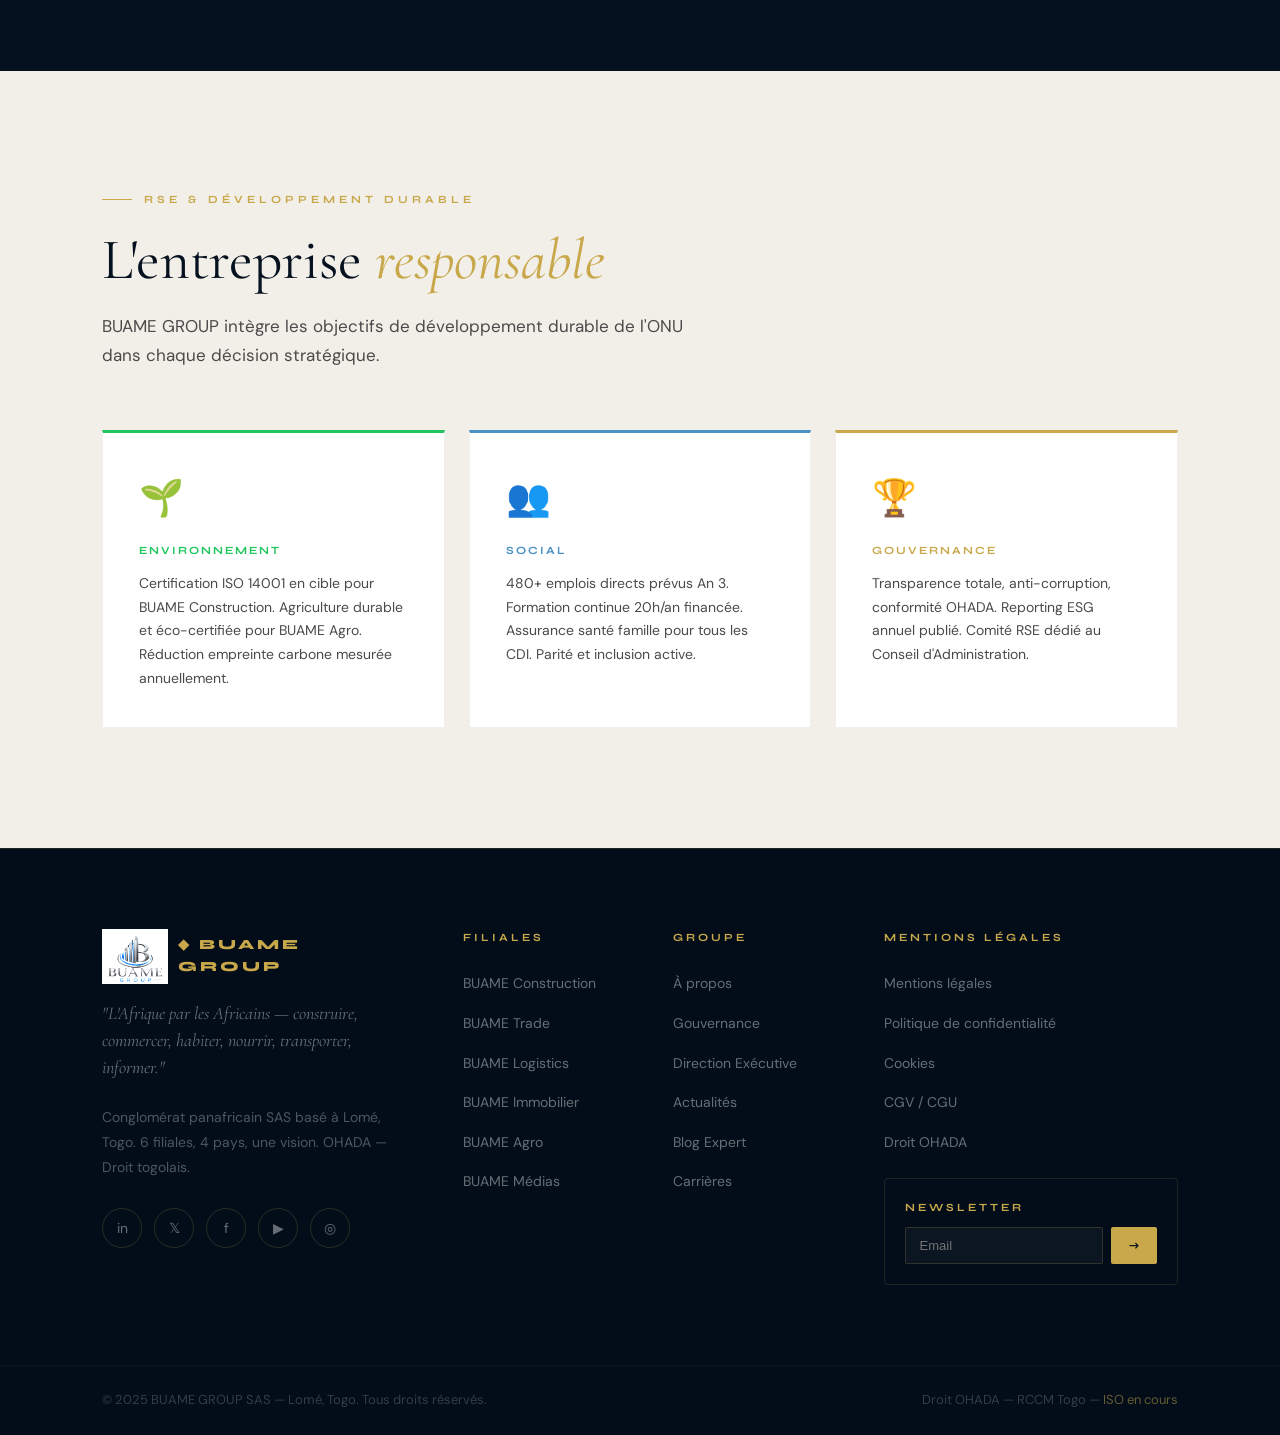
<file: gouvernance.html>
<!DOCTYPE html>
<html lang="fr">

  <head>
    <meta charset="UTF-8">
    <meta name="viewport" content="width=device-width, initial-scale=1.0">
    <title>BUAME GROUP — Gouvernance | AG, Conseil d'Administration & Éthique</title>
    <meta name="description"
      content="Gouvernance de BUAME GROUP : Assemblée Générale, Conseil d'Administration, Direction Générale. Standards OHADA, transparence et anti-corruption.">
    <meta name="robots" content="index, follow">
    <link rel="canonical" href="https://www.buamegroup.com/gouvernance.html">
    <link rel="preconnect" href="https://fonts.googleapis.com">
    <link
      href="https://fonts.googleapis.com/css2?family=Cormorant+Garamond:wght@300;400;500;600;700&family=Syne:wght@400;500;600;700;800&family=DM+Sans:wght@300;400;500&display=swap"
      rel="stylesheet">
    <link rel="stylesheet" href="style.css">
  </head>

  <body>
    <div class="cursor" id="cursor"></div>
    <div class="cursor-ring" id="cursorRing"></div>
    <div class="mobile-menu" id="mobileMenu">
      <a href="index.html" onclick="closeMobileMenu()" data-i18n="nav.home">Accueil</a>
      <a href="groupe.html" onclick="closeMobileMenu()" data-i18n="nav.group">Groupe</a>
      <a href="gouvernance.html" onclick="closeMobileMenu()" data-i18n="nav.governance">Gouvernance</a>
      <a href="direction.html" onclick="closeMobileMenu()" data-i18n="nav.direction">Direction</a>
      <a href="filiales.html" onclick="closeMobileMenu()" data-i18n="nav.filiales">Filiales</a>
      <a href="actualites.html" onclick="closeMobileMenu()" data-i18n="nav.news">Actualités</a>
      <a href="blog.html" onclick="closeMobileMenu()" data-i18n="nav.blog">Blog</a>
      <a href="recrutement.html" onclick="closeMobileMenu()" data-i18n="nav.careers">Carrières</a>
      <a href="contact.html" onclick="closeMobileMenu()" data-i18n="nav.contact">Contact</a>
      <div class="nav-lang" style="margin-top:24px">
        <button class="lang-btn" onclick="setLang('fr');closeMobileMenu()">FR</button>
        <button class="lang-btn" onclick="setLang('en');closeMobileMenu()">EN</button>
        <button class="lang-btn" onclick="setLang('pt');closeMobileMenu()">PT</button>
      </div>
    </div>
    <nav id="mainNav">
      <a class="nav-logo" href="index.html">
        <img src="logo.png" alt="BUAME GROUP Logo" class="nav-logo-img" onerror="this.style.display='none'">
        <span class="nav-logo-diamond">◆</span>
        <span class="nav-logo-text">BUAME GROUP</span>
      </a>
      <div class="nav-links">
        <a href="index.html" data-i18n="nav.home">Accueil</a>
        <a href="groupe.html" data-i18n="nav.group">Groupe</a>
        <a href="gouvernance.html" class="active" data-i18n="nav.governance">Gouvernance</a>
        <a href="direction.html" data-i18n="nav.direction">Direction</a>
        <a href="filiales.html" data-i18n="nav.filiales">Filiales</a>
        <a href="actualites.html" data-i18n="nav.news">Actualités</a>
        <a href="blog.html" data-i18n="nav.blog">Blog</a>
        <a href="recrutement.html" data-i18n="nav.careers">Carrières</a>
      </div>
      <div style="display:flex;gap:14px;align-items:center">
        <div class="nav-lang">
          <button class="lang-btn active" onclick="setLang('fr')">FR</button>
          <button class="lang-btn" onclick="setLang('en')">EN</button>
          <button class="lang-btn" onclick="setLang('pt')">PT</button>
        </div>
        <a href="contact.html" class="nav-cta" data-i18n="nav.contact">Contact</a>
        <div class="nav-hamburger" id="hamburger" onclick="toggleMobileMenu()"><span></span><span></span><span></span>
        </div>
      </div>
    </nav>

    <section class="page-header">
      <div class="page-header-bg"
        style="background-image:url('https://images.unsplash.com/photo-1454165804606-c3d57bc86b40?w=1920&q=80')"></div>
      <div class="page-header-overlay"></div>
      <div class="page-header-content">
        <div class="page-header-eyebrow" data-i18n="page.gov.eyebrow">Gouvernance</div>
        <h1 class="page-header-title" data-i18n="page.gov.title">Une gouvernance <em>de référence</em></h1>
        <p class="page-header-subtitle" data-i18n="page.gov.sub">BUAME GROUP applique les standards de gouvernance des
          grands groupes internationaux, conformément au droit OHADA.</p>
        <div class="breadcrumbs">
          <a href="index.html" data-i18n="breadcrumb.home">Accueil</a><span class="sep">◆</span>
          <span class="current" data-i18n="breadcrumb.gov">Gouvernance</span>
        </div>
      </div>
    </section>

    <!-- ORGANES -->
    <section style="background:var(--navy);padding:120px 8%">
      <div class="section-eyebrow" style="color:var(--gold)" data-i18n="gov.section.eyebrow">Gouvernance</div>
      <h2 class="section-title" style="color:var(--white)" data-i18n="gov.section.title">Une gouvernance <em>de
          référence</em></h2>
      <p class="section-subtitle" style="color:rgba(255,255,255,0.5);margin-bottom:64px" data-i18n="page.gov.sub">BUAME
        GROUP applique les standards de gouvernance des grands groupes internationaux.</p>
      <div style="display:grid;grid-template-columns:repeat(3,1fr);gap:2px;margin-bottom:2px">
        <div
          style="background:var(--navy-light);padding:44px 36px;border:1px solid rgba(200,168,75,0.1);position:relative;overflow:hidden"
          class="reveal">
          <div
            style="position:absolute;top:20px;right:24px;font-family:'Cormorant Garamond',serif;font-size:64px;font-weight:300;color:rgba(200,168,75,0.07)">
            AG</div>
          <div style="font-size:32px;margin-bottom:20px">🏛️</div>
          <div
            style="font-family:'Syne',sans-serif;font-size:12px;font-weight:700;letter-spacing:3px;text-transform:uppercase;color:var(--gold);margin-bottom:12px"
            data-i18n="gov.ag.title">Assemblée Générale</div>
          <p style="font-size:14px;color:rgba(255,255,255,0.55);line-height:1.7;margin-bottom:20px"
            data-i18n="gov.ag.desc">Organe souverain de la SAS BUAME GROUP. Décisions ordinaires et extraordinaires.
            Réunion annuelle obligatoire dans les 6 mois de clôture.</p>
          <div style="display:flex;flex-direction:column;gap:8px">
            <div
              style="font-size:12px;color:rgba(255,255,255,0.35);padding:8px;border-left:1px solid rgba(200,168,75,0.25)"
              data-i18n="gov.ag.item1">▸ Approbation des comptes annuels</div>
            <div
              style="font-size:12px;color:rgba(255,255,255,0.35);padding:8px;border-left:1px solid rgba(200,168,75,0.25)"
              data-i18n="gov.ag.item2">▸ Nomination des dirigeants</div>
            <div
              style="font-size:12px;color:rgba(255,255,255,0.35);padding:8px;border-left:1px solid rgba(200,168,75,0.25)"
              data-i18n="gov.ag.item3">▸ Modification des statuts</div>
            <div
              style="font-size:12px;color:rgba(255,255,255,0.35);padding:8px;border-left:1px solid rgba(200,168,75,0.25)"
              data-i18n="gov.ag.item4">▸ Augmentation de capital</div>
          </div>
        </div>
        <div
          style="background:rgba(200,168,75,0.06);padding:44px 36px;border:1px solid rgba(200,168,75,0.2);position:relative;overflow:hidden"
          class="reveal reveal-delay-1">
          <div
            style="position:absolute;top:20px;right:24px;font-family:'Cormorant Garamond',serif;font-size:64px;font-weight:300;color:rgba(200,168,75,0.1)">
            CA</div>
          <div style="font-size:32px;margin-bottom:20px">⚖️</div>
          <div
            style="font-family:'Syne',sans-serif;font-size:12px;font-weight:700;letter-spacing:3px;text-transform:uppercase;color:var(--gold);margin-bottom:12px"
            data-i18n="gov.ca.title">Conseil d'Administration</div>
          <p style="font-size:14px;color:rgba(255,255,255,0.55);line-height:1.7;margin-bottom:20px"
            data-i18n="gov.ca.desc">Président + 4 Administrateurs indépendants minimum. Réunions trimestrielles. Comités
            spécialisés dédiés.</p>
          <div style="display:flex;flex-direction:column;gap:8px">
            <div
              style="font-size:12px;color:rgba(255,255,255,0.35);padding:8px;border-left:1px solid rgba(200,168,75,0.4)"
              data-i18n="gov.ca.item1">▸ Comité Audit & Risques</div>
            <div
              style="font-size:12px;color:rgba(255,255,255,0.35);padding:8px;border-left:1px solid rgba(200,168,75,0.4)"
              data-i18n="gov.ca.item2">▸ Comité Rémunérations & Nominations</div>
            <div
              style="font-size:12px;color:rgba(255,255,255,0.35);padding:8px;border-left:1px solid rgba(200,168,75,0.4)"
              data-i18n="gov.ca.item3">▸ Comité Stratégie & Investissements</div>
            <div
              style="font-size:12px;color:rgba(255,255,255,0.35);padding:8px;border-left:1px solid rgba(200,168,75,0.4)"
              data-i18n="gov.ca.item4">▸ Comité RSE & Développement Durable</div>
          </div>
        </div>
        <div
          style="background:var(--navy-light);padding:44px 36px;border:1px solid rgba(200,168,75,0.1);position:relative;overflow:hidden"
          class="reveal reveal-delay-2">
          <div
            style="position:absolute;top:20px;right:24px;font-family:'Cormorant Garamond',serif;font-size:64px;font-weight:300;color:rgba(200,168,75,0.07)">
            DG</div>
          <div style="font-size:32px;margin-bottom:20px">🎯</div>
          <div
            style="font-family:'Syne',sans-serif;font-size:12px;font-weight:700;letter-spacing:3px;text-transform:uppercase;color:var(--gold);margin-bottom:12px"
            data-i18n="gov.dg.title">Direction Générale</div>
          <p style="font-size:14px;color:rgba(255,255,255,0.55);line-height:1.7;margin-bottom:20px"
            data-i18n="gov.dg.desc">CEO + 3 DG Adjoints (Finance, Opérations, Stratégie). Représentation légale,
            exécution de la stratégie groupe.</p>
          <div style="display:flex;flex-direction:column;gap:8px">
            <div
              style="font-size:12px;color:rgba(255,255,255,0.35);padding:8px;border-left:1px solid rgba(200,168,75,0.25)"
              data-i18n="gov.dg.item1">▸ CEO — Directeur Général Groupe</div>
            <div
              style="font-size:12px;color:rgba(255,255,255,0.35);padding:8px;border-left:1px solid rgba(200,168,75,0.25)"
              data-i18n="gov.dg.item2">▸ CFO — Finances Consolidées</div>
            <div
              style="font-size:12px;color:rgba(255,255,255,0.35);padding:8px;border-left:1px solid rgba(200,168,75,0.25)"
              data-i18n="gov.dg.item3">▸ COO — Opérations & Filiales</div>
            <div
              style="font-size:12px;color:rgba(255,255,255,0.35);padding:8px;border-left:1px solid rgba(200,168,75,0.25)"
              data-i18n="gov.dg.item4">▸ CSO — Stratégie & Expansion</div>
          </div>
        </div>
      </div>
      <div style="display:grid;grid-template-columns:repeat(4,1fr);gap:2px;margin-top:2px">
        <div
          style="background:rgba(200,168,75,0.04);padding:32px;border:1px solid rgba(200,168,75,0.08);text-align:center"
          class="reveal">
          <div style="font-size:28px;margin-bottom:12px">📋</div>
          <div
            style="font-family:'Syne',sans-serif;font-size:11px;font-weight:700;letter-spacing:2px;text-transform:uppercase;color:var(--gold);margin-bottom:8px"
            data-i18n="gov.p1.title">Transparence</div>
          <div style="font-size:13px;color:rgba(255,255,255,0.4);line-height:1.6" data-i18n="gov.p1.desc">Reporting
            mensuel consolidé à tous les organes</div>
        </div>
        <div
          style="background:rgba(200,168,75,0.04);padding:32px;border:1px solid rgba(200,168,75,0.08);text-align:center"
          class="reveal reveal-delay-1">
          <div style="font-size:28px;margin-bottom:12px">🔒</div>
          <div
            style="font-family:'Syne',sans-serif;font-size:11px;font-weight:700;letter-spacing:2px;text-transform:uppercase;color:var(--gold);margin-bottom:8px"
            data-i18n="gov.p2.title">Conformité OHADA</div>
          <div style="font-size:13px;color:rgba(255,255,255,0.4);line-height:1.6" data-i18n="gov.p2.desc">Respect total
            des Actes Uniformes OHADA</div>
        </div>
        <div
          style="background:rgba(200,168,75,0.04);padding:32px;border:1px solid rgba(200,168,75,0.08);text-align:center"
          class="reveal reveal-delay-2">
          <div style="font-size:28px;margin-bottom:12px">🔍</div>
          <div
            style="font-family:'Syne',sans-serif;font-size:11px;font-weight:700;letter-spacing:2px;text-transform:uppercase;color:var(--gold);margin-bottom:8px"
            data-i18n="gov.p3.title">Audit Externe</div>
          <div style="font-size:13px;color:rgba(255,255,255,0.4);line-height:1.6" data-i18n="gov.p3.desc">Cabinet
            d'audit indépendant — niveau Big 4 recommandé</div>
        </div>
        <div
          style="background:rgba(200,168,75,0.04);padding:32px;border:1px solid rgba(200,168,75,0.08);text-align:center"
          class="reveal reveal-delay-3">
          <div style="font-size:28px;margin-bottom:12px">⚡</div>
          <div
            style="font-family:'Syne',sans-serif;font-size:11px;font-weight:700;letter-spacing:2px;text-transform:uppercase;color:var(--gold);margin-bottom:8px"
            data-i18n="gov.p4.title">Anti-Corruption</div>
          <div style="font-size:13px;color:rgba(255,255,255,0.4);line-height:1.6" data-i18n="gov.p4.desc">Code éthique
            groupe — Politique tolérance zéro</div>
        </div>
      </div>
    </section>

    <!-- RSE -->
    <section style="background:var(--off-white);padding:120px 8%">
      <div class="section-eyebrow" data-i18n="gov.rse.eyebrow">RSE & Développement Durable</div>
      <h2 class="section-title" data-i18n="gov.rse.title">L'entreprise <em>responsable</em></h2>
      <p class="section-subtitle" style="margin-bottom:60px" data-i18n="gov.rse.sub">BUAME GROUP intègre les objectifs
        de développement durable de l'ONU dans chaque décision stratégique.</p>
      <div style="display:grid;grid-template-columns:repeat(3,1fr);gap:24px">
        <div class="reveal"
          style="padding:36px;background:#fff;border:1px solid rgba(0,0,0,0.06);border-top:3px solid #22c55e">
          <div style="font-size:36px;margin-bottom:16px">🌱</div>
          <div
            style="font-family:'Syne',sans-serif;font-size:11px;font-weight:700;letter-spacing:2px;text-transform:uppercase;color:#22c55e;margin-bottom:12px"
            data-i18n="gov.env.title">Environnement</div>
          <div style="font-size:14px;color:var(--text-mid);line-height:1.7" data-i18n="gov.env.desc">Certification ISO
            14001 en cible pour BUAME Construction. Agriculture durable et éco-certifiée pour BUAME Agro. Réduction
            empreinte carbone mesurée annuellement.</div>
        </div>
        <div class="reveal reveal-delay-1"
          style="padding:36px;background:#fff;border:1px solid rgba(0,0,0,0.06);border-top:3px solid #4A90C4">
          <div style="font-size:36px;margin-bottom:16px">👥</div>
          <div
            style="font-family:'Syne',sans-serif;font-size:11px;font-weight:700;letter-spacing:2px;text-transform:uppercase;color:#4A90C4;margin-bottom:12px"
            data-i18n="gov.social.title">Social</div>
          <div style="font-size:14px;color:var(--text-mid);line-height:1.7" data-i18n="gov.social.desc">480+ emplois
            directs prévus An 3. Formation continue 20h/an financée. Assurance santé famille pour tous les CDI. Parité
            et inclusion active.</div>
        </div>
        <div class="reveal reveal-delay-2"
          style="padding:36px;background:#fff;border:1px solid rgba(0,0,0,0.06);border-top:3px solid var(--gold)">
          <div style="font-size:36px;margin-bottom:16px">🏆</div>
          <div
            style="font-family:'Syne',sans-serif;font-size:11px;font-weight:700;letter-spacing:2px;text-transform:uppercase;color:var(--gold);margin-bottom:12px"
            data-i18n="gov.gov.title">Gouvernance</div>
          <div style="font-size:14px;color:var(--text-mid);line-height:1.7" data-i18n="gov.gov.desc">Transparence
            totale, anti-corruption, conformité OHADA. Reporting ESG annuel publié. Comité RSE dédié au Conseil
            d'Administration.</div>
        </div>
      </div>
    </section>

    <footer>
      <div class="footer-main">
        <div class="footer-brand">
          <div class="footer-logo"><img src="logo.png" alt="BUAME GROUP" class="footer-logo-img"
              onerror="this.style.display='none'"><span>◆ BUAME GROUP</span></div>
          <div class="footer-tagline" data-i18n="footer.tagline">"L'Afrique par les Africains — construire, commercer,
            habiter, nourrir, transporter, informer."</div>
          <div class="footer-desc" data-i18n="footer.desc">Conglomérat panafricain SAS basé à Lomé, Togo. 6 filiales, 4
            pays, une vision. OHADA — Droit togolais.</div>
          <div class="social-links"><a class="social-link" href="#" aria-label="LinkedIn">in</a><a class="social-link"
              href="#" aria-label="Twitter/X">𝕏</a><a class="social-link" href="#" aria-label="Facebook">f</a><a
              class="social-link" href="#" aria-label="YouTube">▶</a><a class="social-link" href="#"
              aria-label="Instagram">◎</a></div>
        </div>
        <div>
          <div class="footer-col-title" data-i18n="footer.col.filiales">Filiales</div>
          <ul class="footer-links">
            <li><a href="filiales.html">BUAME Construction</a></li>
            <li><a href="filiales.html">BUAME Trade</a></li>
            <li><a href="filiales.html">BUAME Logistics</a></li>
            <li><a href="filiales.html">BUAME Immobilier</a></li>
            <li><a href="filiales.html">BUAME Agro</a></li>
            <li><a href="filiales.html">BUAME Médias</a></li>
          </ul>
        </div>
        <div>
          <div class="footer-col-title" data-i18n="footer.col.groupe">Groupe</div>
          <ul class="footer-links">
            <li><a href="groupe.html" data-i18n="footer.link.about">À propos</a></li>
            <li><a href="gouvernance.html" data-i18n="footer.link.gov">Gouvernance</a></li>
            <li><a href="direction.html" data-i18n="footer.link.dir">Direction Exécutive</a></li>
            <li><a href="actualites.html" data-i18n="footer.link.news">Actualités</a></li>
            <li><a href="blog.html" data-i18n="footer.link.blog">Blog Expert</a></li>
            <li><a href="recrutement.html" data-i18n="footer.link.careers">Carrières</a></li>
          </ul>
        </div>
        <div>
          <div class="footer-col-title" data-i18n="footer.col.legal">Mentions Légales</div>
          <ul class="footer-links">
            <li><a href="#" data-i18n="footer.link.mentions">Mentions légales</a></li>
            <li><a href="#" data-i18n="footer.link.privacy">Politique de confidentialité</a></li>
            <li><a href="#" data-i18n="footer.link.cookies">Cookies</a></li>
            <li><a href="#" data-i18n="footer.link.cgv">CGV / CGU</a></li>
            <li><a href="#" data-i18n="footer.link.ohada">Droit OHADA</a></li>
          </ul>
          <div style="margin-top:24px;padding:20px;border:1px solid rgba(200,168,75,0.15);border-radius:4px">
            <div class="footer-col-title" style="margin-bottom:10px" data-i18n="footer.newsletter">Newsletter</div>
            <div style="display:flex;gap:8px"><input type="email" id="newsletterEmail"
                data-i18n-placeholder="footer.newsletter.placeholder" placeholder="Email"
                style="flex:1;padding:10px 14px;background:rgba(255,255,255,0.04);border:1px solid rgba(200,168,75,0.2);color:var(--white);font-size:13px;outline:none;border-radius:2px"><button
                onclick="subscribeNewsletter()"
                style="padding:10px 18px;background:var(--gold);color:var(--navy);border:none;cursor:pointer;font-family:'Syne',sans-serif;font-size:12px;font-weight:700;border-radius:2px">→</button>
            </div>
          </div>
        </div>
      </div>
      <div class="footer-bottom">
        <div class="footer-legal" data-i18n="footer.copyright">© 2025 BUAME GROUP SAS — Lomé, Togo. Tous droits
          réservés.</div>
        <div class="footer-legal" data-i18n="footer.legal2">Droit OHADA — RCCM Togo — <a href="#">ISO en cours</a></div>
      </div>
    </footer>
    <div class="modal-overlay" id="filialeModal">
      <div class="modal"><button class="modal-close" onclick="closeModal()">×</button>
        <div id="modalContent"></div>
      </div>
    </div>
    <div id="toast"></div>
    <script src="script.js"></script>
  </body>

</html>
</file>
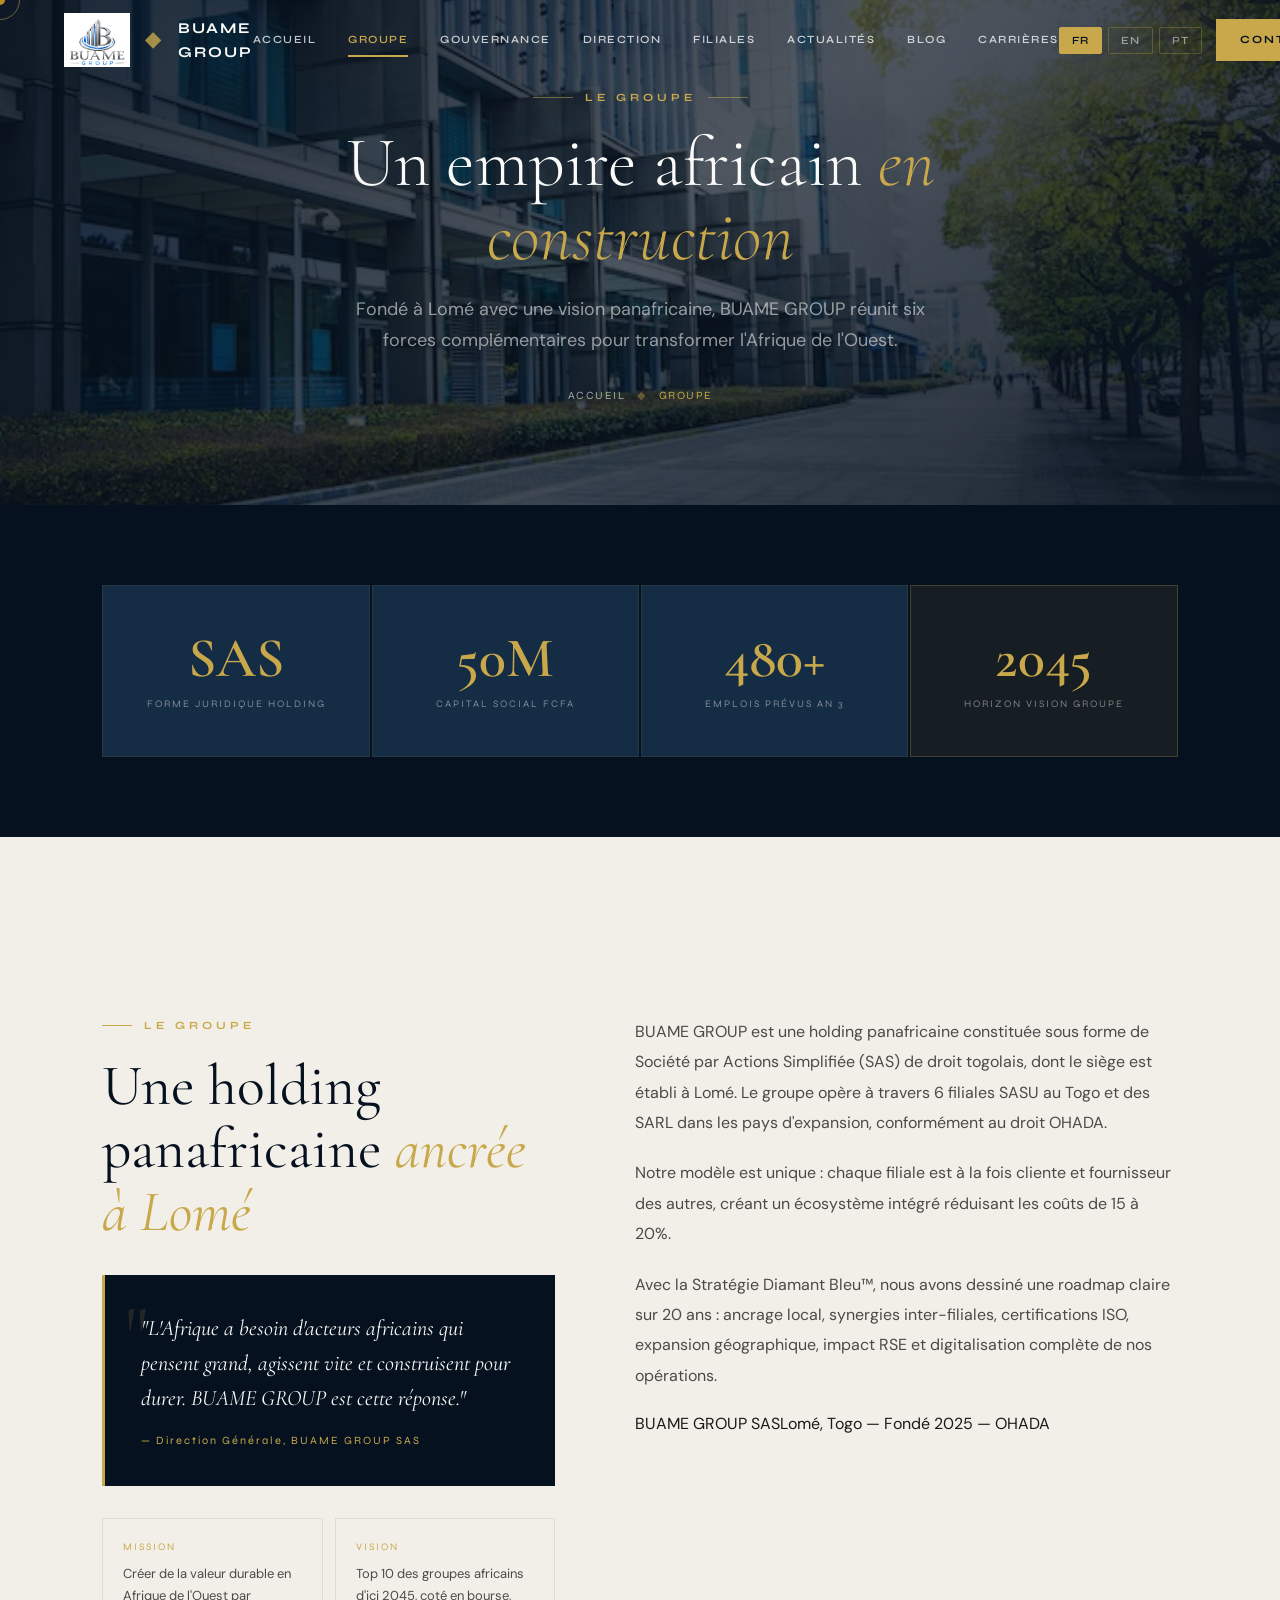
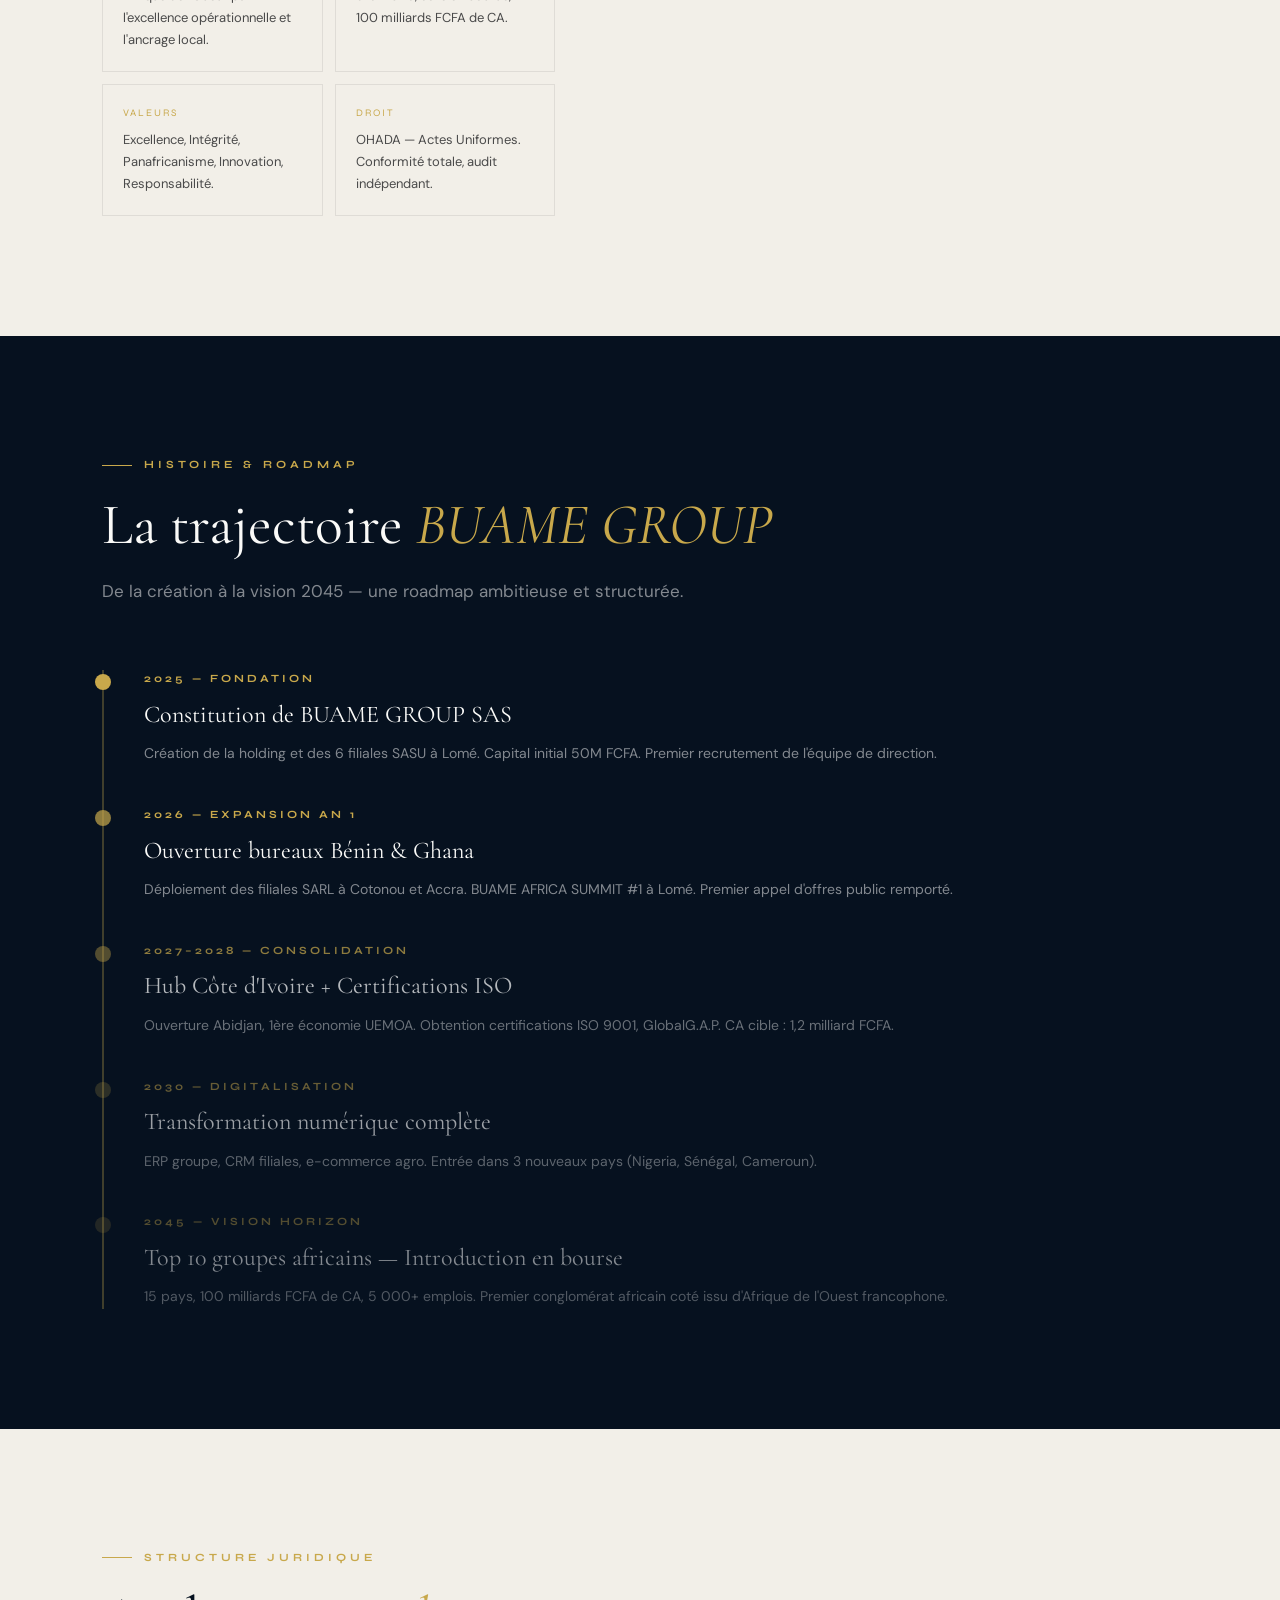
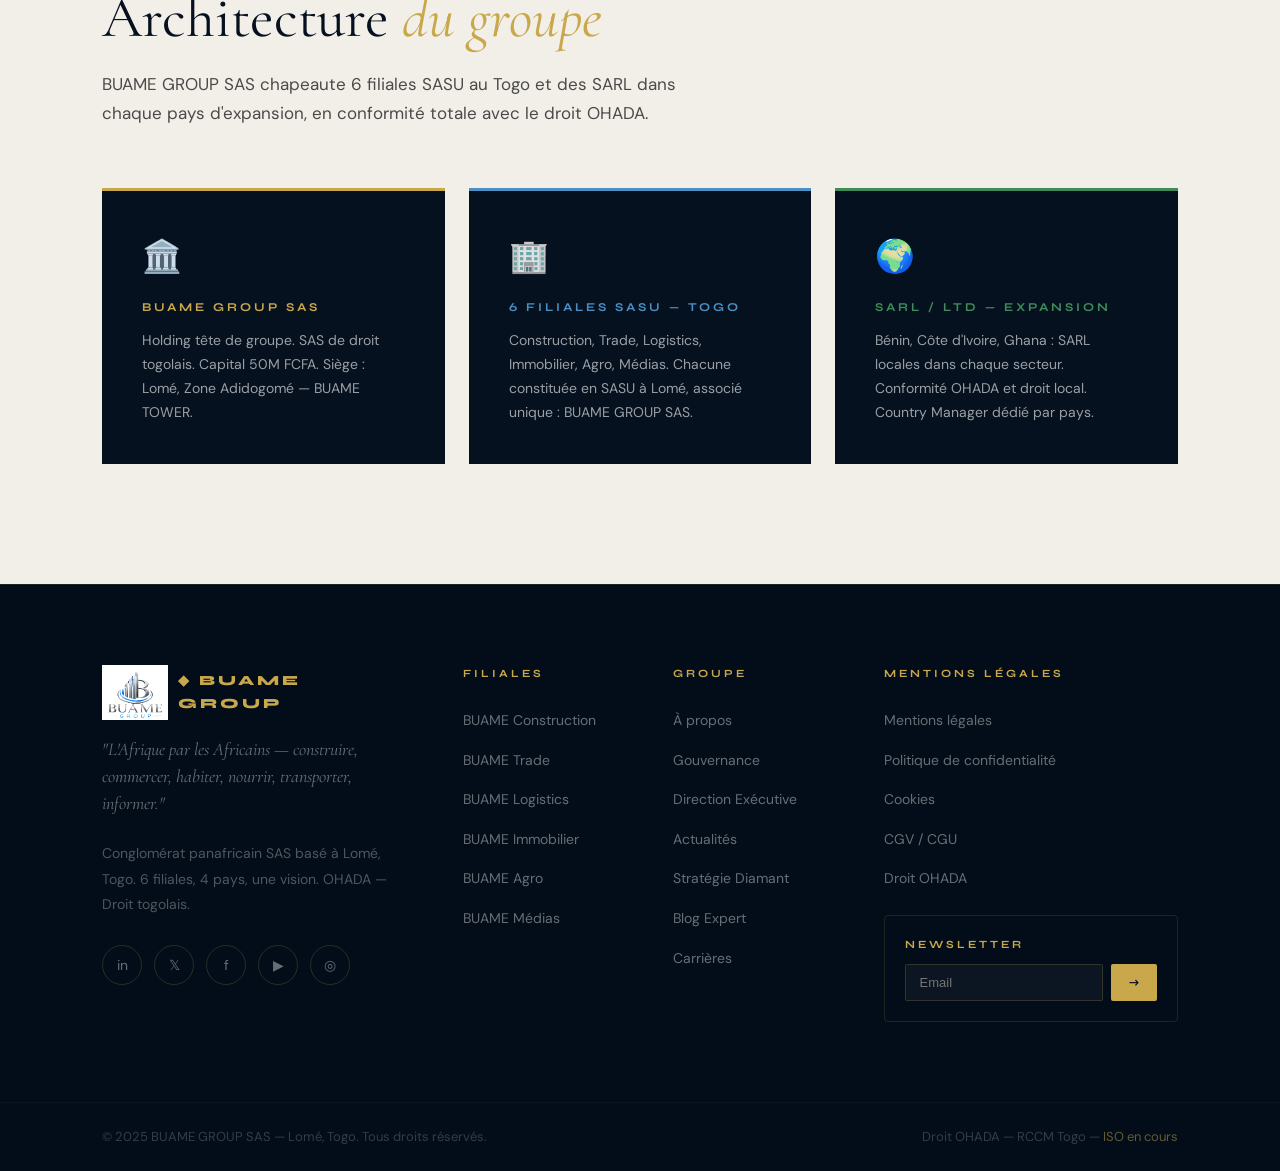
<file: groupe.html>
<!DOCTYPE html>
<html lang="fr">

  <head>
    <meta charset="UTF-8">
    <meta name="viewport" content="width=device-width, initial-scale=1.0">
    <title>BUAME GROUP — Le Groupe | Vision, Mission & Histoire</title>
    <meta name="description"
      content="Découvrez BUAME GROUP : holding panafricaine SAS basée à Lomé, Togo. Vision 2045, 6 filiales, 4 pays, droit OHADA. Capital 50M FCFA.">
    <meta name="robots" content="index, follow">
    <link rel="canonical" href="https://www.buamegroup.com/groupe.html">
    <link rel="preconnect" href="https://fonts.googleapis.com">
    <link
      href="https://fonts.googleapis.com/css2?family=Cormorant+Garamond:wght@300;400;500;600;700&family=Syne:wght@400;500;600;700;800&family=DM+Sans:wght@300;400;500&display=swap"
      rel="stylesheet">
    <link rel="stylesheet" href="style.css">
  </head>

  <body>
    <div class="cursor" id="cursor"></div>
    <div class="cursor-ring" id="cursorRing"></div>

    <div class="mobile-menu" id="mobileMenu">
      <a href="index.html" onclick="closeMobileMenu()" data-i18n="nav.home">Accueil</a>
      <a href="groupe.html" onclick="closeMobileMenu()" data-i18n="nav.group">Groupe</a>
      <a href="gouvernance.html" onclick="closeMobileMenu()" data-i18n="nav.governance">Gouvernance</a>
      <a href="direction.html" onclick="closeMobileMenu()" data-i18n="nav.direction">Direction</a>
      <a href="filiales.html" onclick="closeMobileMenu()" data-i18n="nav.filiales">Filiales</a>
      <a href="actualites.html" onclick="closeMobileMenu()" data-i18n="nav.news">Actualités</a>
      <a href="blog.html" onclick="closeMobileMenu()" data-i18n="nav.blog">Blog</a>
      <a href="recrutement.html" onclick="closeMobileMenu()" data-i18n="nav.careers">Carrières</a>
      <a href="contact.html" onclick="closeMobileMenu()" data-i18n="nav.contact">Contact</a>
      <div class="nav-lang" style="margin-top:24px">
        <button class="lang-btn" onclick="setLang('fr');closeMobileMenu()">FR</button>
        <button class="lang-btn" onclick="setLang('en');closeMobileMenu()">EN</button>
        <button class="lang-btn" onclick="setLang('pt');closeMobileMenu()">PT</button>
      </div>
    </div>

    <nav id="mainNav">
      <a class="nav-logo" href="index.html">
        <img src="logo.png" alt="BUAME GROUP Logo" class="nav-logo-img" onerror="this.style.display='none'">
        <span class="nav-logo-diamond">◆</span>
        <span class="nav-logo-text">BUAME GROUP</span>
      </a>
      <div class="nav-links">
        <a href="index.html" data-i18n="nav.home">Accueil</a>
        <a href="groupe.html" class="active" data-i18n="nav.group">Groupe</a>
        <a href="gouvernance.html" data-i18n="nav.governance">Gouvernance</a>
        <a href="direction.html" data-i18n="nav.direction">Direction</a>
        <a href="filiales.html" data-i18n="nav.filiales">Filiales</a>
        <a href="actualites.html" data-i18n="nav.news">Actualités</a>
        <a href="blog.html" data-i18n="nav.blog">Blog</a>
        <a href="recrutement.html" data-i18n="nav.careers">Carrières</a>
      </div>
      <div style="display:flex;gap:14px;align-items:center">
        <div class="nav-lang">
          <button class="lang-btn active" onclick="setLang('fr')">FR</button>
          <button class="lang-btn" onclick="setLang('en')">EN</button>
          <button class="lang-btn" onclick="setLang('pt')">PT</button>
        </div>
        <a href="contact.html" class="nav-cta" data-i18n="nav.contact">Contact</a>
        <div class="nav-hamburger" id="hamburger" onclick="toggleMobileMenu()"><span></span><span></span><span></span>
        </div>
      </div>
    </nav>

    <section class="page-header">
      <div class="page-header-bg" style="background-image:url('togo_head.jpg')"></div>
      <div class="page-header-overlay"></div>
      <div class="page-header-content">
        <div class="page-header-eyebrow" data-i18n="page.group.eyebrow">Le Groupe</div>
        <h1 class="page-header-title" data-i18n="page.group.title">Un empire africain <em>en construction</em></h1>
        <p class="page-header-subtitle" data-i18n="page.group.sub">Fondé à Lomé avec une vision panafricaine, BUAME
          GROUP réunit six forces complémentaires pour transformer l'Afrique de l'Ouest.</p>
        <div class="breadcrumbs">
          <a href="index.html" data-i18n="breadcrumb.home">Accueil</a><span class="sep">◆</span>
          <span class="current" data-i18n="breadcrumb.group">Groupe</span>
        </div>
      </div>
    </section>

    <!-- CHIFFRES CLÉS -->
    <section style="background:var(--navy);padding:80px 8%">
      <div style="display:grid;grid-template-columns:repeat(4,1fr);gap:2px">
        <div
          style="background:var(--navy-light);padding:44px 32px;text-align:center;border:1px solid rgba(200,168,75,0.1)"
          class="reveal">
          <div
            style="font-family:'Cormorant Garamond',serif;font-size:56px;font-weight:600;color:var(--gold);line-height:1">
            SAS</div>
          <div
            style="font-family:'Syne',sans-serif;font-size:10px;letter-spacing:2px;text-transform:uppercase;color:rgba(255,255,255,0.45);margin-top:10px"
            data-i18n="about.card.legal">Forme Juridique</div>
        </div>
        <div
          style="background:var(--navy-light);padding:44px 32px;text-align:center;border:1px solid rgba(200,168,75,0.1)"
          class="reveal reveal-delay-1">
          <div
            style="font-family:'Cormorant Garamond',serif;font-size:56px;font-weight:600;color:var(--gold);line-height:1">
            50M</div>
          <div
            style="font-family:'Syne',sans-serif;font-size:10px;letter-spacing:2px;text-transform:uppercase;color:rgba(255,255,255,0.45);margin-top:10px"
            data-i18n="about.card.capital">Capital Social FCFA</div>
        </div>
        <div
          style="background:var(--navy-light);padding:44px 32px;text-align:center;border:1px solid rgba(200,168,75,0.1)"
          class="reveal reveal-delay-2">
          <div
            style="font-family:'Cormorant Garamond',serif;font-size:56px;font-weight:600;color:var(--gold);line-height:1">
            480+</div>
          <div
            style="font-family:'Syne',sans-serif;font-size:10px;letter-spacing:2px;text-transform:uppercase;color:rgba(255,255,255,0.45);margin-top:10px"
            data-i18n="about.card.jobs">Emplois prévus An 3</div>
        </div>
        <div
          style="background:rgba(200,168,75,0.08);padding:44px 32px;text-align:center;border:1px solid rgba(200,168,75,0.25)"
          class="reveal reveal-delay-3">
          <div
            style="font-family:'Cormorant Garamond',serif;font-size:56px;font-weight:600;color:var(--gold);line-height:1">
            2045</div>
          <div
            style="font-family:'Syne',sans-serif;font-size:10px;letter-spacing:2px;text-transform:uppercase;color:rgba(255,255,255,0.45);margin-top:10px"
            data-i18n="about.card.horizon">Horizon Vision</div>
        </div>
      </div>
    </section>

    <!-- À PROPOS -->
    <section class="about" style="padding:120px 8%">
      <div class="about-grid">
        <div>
          <div class="section-eyebrow" data-i18n="about.eyebrow">Le Groupe</div>
          <h2 class="section-title" data-i18n="groupe.holding.title">Une holding panafricaine <em>ancrée à Lomé</em>
          </h2>
          <div class="about-vision reveal" style="margin-bottom:32px">
            <p data-i18n="about.quote">"L'Afrique a besoin d'acteurs africains qui pensent grand, agissent vite et
              construisent pour durer. BUAME GROUP est cette réponse."</p>
            <cite data-i18n="about.cite">— Direction Générale, BUAME GROUP SAS</cite>
          </div>
          <div style="display:grid;grid-template-columns:1fr 1fr;gap:12px">
            <div style="padding:20px;border:1px solid rgba(0,0,0,0.08)">
              <div
                style="font-family:'Syne',sans-serif;font-size:10px;letter-spacing:2px;text-transform:uppercase;color:var(--gold);margin-bottom:8px"
                data-i18n="groupe.mission.label">Mission</div>
              <div style="font-size:13px;color:var(--text-mid);line-height:1.7" data-i18n="about.mission">Créer de la
                valeur durable en Afrique de l'Ouest par l'excellence opérationnelle et l'ancrage local.</div>
            </div>
            <div style="padding:20px;border:1px solid rgba(0,0,0,0.08)">
              <div
                style="font-family:'Syne',sans-serif;font-size:10px;letter-spacing:2px;text-transform:uppercase;color:var(--gold);margin-bottom:8px"
                data-i18n="groupe.vision.label">Vision</div>
              <div style="font-size:13px;color:var(--text-mid);line-height:1.7" data-i18n="about.vision_text">Top 10 des
                groupes africains d'ici 2045, coté en bourse, 100 milliards FCFA de CA.</div>
            </div>
            <div style="padding:20px;border:1px solid rgba(0,0,0,0.08)">
              <div
                style="font-family:'Syne',sans-serif;font-size:10px;letter-spacing:2px;text-transform:uppercase;color:var(--gold);margin-bottom:8px"
                data-i18n="groupe.values.label">Valeurs</div>
              <div style="font-size:13px;color:var(--text-mid);line-height:1.7" data-i18n="groupe.values.text">
                Excellence, Intégrité, Panafricanisme, Innovation, Responsabilité.</div>
            </div>
            <div style="padding:20px;border:1px solid rgba(0,0,0,0.08)">
              <div
                style="font-family:'Syne',sans-serif;font-size:10px;letter-spacing:2px;text-transform:uppercase;color:var(--gold);margin-bottom:8px"
                data-i18n="groupe.law.label">Droit</div>
              <div style="font-size:13px;color:var(--text-mid);line-height:1.7" data-i18n="groupe.law.text">OHADA —
                Actes Uniformes. Conformité totale, audit indépendant.</div>
            </div>
          </div>
        </div>
        <div class="about-text reveal">
          <p data-i18n="about.p1">BUAME GROUP est une holding panafricaine constituée sous forme de Société par Actions
            Simplifiée (SAS) de droit togolais, dont le siège est établi à Lomé.</p>
          <p data-i18n="about.p2">Notre modèle est unique : chaque filiale est à la fois cliente et fournisseur des
            autres, créant un écosystème intégré réduisant les coûts de 15 à 20%.</p>
          <p data-i18n="about.p3">Avec la Stratégie Diamant Bleu™, nous avons dessiné une roadmap claire sur 20 ans.</p>
          <div class="about-signature">BUAME GROUP SAS<span>Lomé, Togo — Fondé 2025 — OHADA</span></div>
        </div>
      </div>
    </section>

    <!-- TIMELINE -->
    <section style="background:var(--navy);padding:120px 8%">
      <div class="section-eyebrow" style="color:var(--gold)" data-i18n="groupe.timeline.eyebrow">Histoire & Roadmap
      </div>
      <h2 class="section-title" style="color:var(--white)" data-i18n="groupe.timeline.title">La trajectoire <em>BUAME
          GROUP</em></h2>
      <p class="section-subtitle" style="color:rgba(255,255,255,0.5);margin-bottom:64px"
        data-i18n="groupe.timeline.sub">De la création à la vision 2045 — une roadmap ambitieuse et structurée.</p>
      <div style="position:relative;padding-left:40px;border-left:2px solid rgba(200,168,75,0.3)">
        <div style="display:grid;gap:40px">
          <div class="reveal" style="position:relative">
            <div
              style="position:absolute;left:-49px;top:4px;width:16px;height:16px;background:var(--gold);border-radius:50%">
            </div>
            <div
              style="font-family:'Syne',sans-serif;font-size:11px;font-weight:700;letter-spacing:3px;text-transform:uppercase;color:var(--gold);margin-bottom:8px"
              data-i18n="groupe.t1.date">2025 — Fondation</div>
            <div style="font-family:'Cormorant Garamond',serif;font-size:24px;color:var(--white);margin-bottom:8px"
              data-i18n="groupe.t1.title">Constitution de BUAME GROUP SAS</div>
            <div style="font-size:14px;color:rgba(255,255,255,0.5);line-height:1.7" data-i18n="groupe.t1.desc">Création
              de la holding et des 6 filiales SASU à Lomé. Capital initial 50M FCFA. Premier recrutement de l'équipe de
              direction.</div>
          </div>
          <div class="reveal" style="position:relative">
            <div
              style="position:absolute;left:-49px;top:4px;width:16px;height:16px;background:var(--gold);border-radius:50%;opacity:0.7">
            </div>
            <div
              style="font-family:'Syne',sans-serif;font-size:11px;font-weight:700;letter-spacing:3px;text-transform:uppercase;color:var(--gold);margin-bottom:8px"
              data-i18n="groupe.t2.date">2026 — Expansion An 1</div>
            <div style="font-family:'Cormorant Garamond',serif;font-size:24px;color:var(--white);margin-bottom:8px"
              data-i18n="groupe.t2.title">Ouverture bureaux Bénin & Ghana</div>
            <div style="font-size:14px;color:rgba(255,255,255,0.5);line-height:1.7" data-i18n="groupe.t2.desc">
              Déploiement des filiales SARL à Cotonou et Accra. BUAME AFRICA SUMMIT #1 à Lomé. Premier appel d'offres
              public remporté.</div>
          </div>
          <div class="reveal" style="position:relative">
            <div
              style="position:absolute;left:-49px;top:4px;width:16px;height:16px;background:rgba(200,168,75,0.4);border-radius:50%">
            </div>
            <div
              style="font-family:'Syne',sans-serif;font-size:11px;font-weight:700;letter-spacing:3px;text-transform:uppercase;color:rgba(200,168,75,0.7);margin-bottom:8px"
              data-i18n="groupe.t3.date">2027–2028 — Consolidation</div>
            <div
              style="font-family:'Cormorant Garamond',serif;font-size:24px;color:rgba(255,255,255,0.7);margin-bottom:8px"
              data-i18n="groupe.t3.title">Hub Côte d'Ivoire + Certifications ISO</div>
            <div style="font-size:14px;color:rgba(255,255,255,0.4);line-height:1.7" data-i18n="groupe.t3.desc">Ouverture
              Abidjan, 1ère économie UEMOA. Obtention certifications ISO 9001, GlobalG.A.P. CA cible : 1,2 milliard
              FCFA.</div>
          </div>
          <div class="reveal" style="position:relative">
            <div
              style="position:absolute;left:-49px;top:4px;width:16px;height:16px;background:rgba(200,168,75,0.2);border-radius:50%">
            </div>
            <div
              style="font-family:'Syne',sans-serif;font-size:11px;font-weight:700;letter-spacing:3px;text-transform:uppercase;color:rgba(200,168,75,0.5);margin-bottom:8px"
              data-i18n="groupe.t4.date">2030 — Digitalisation</div>
            <div
              style="font-family:'Cormorant Garamond',serif;font-size:24px;color:rgba(255,255,255,0.6);margin-bottom:8px"
              data-i18n="groupe.t4.title">Transformation numérique complète</div>
            <div style="font-size:14px;color:rgba(255,255,255,0.35);line-height:1.7" data-i18n="groupe.t4.desc">ERP
              groupe, CRM filiales, e-commerce agro. Entrée dans 3 nouveaux pays (Nigeria, Sénégal, Cameroun).</div>
          </div>
          <div class="reveal" style="position:relative">
            <div
              style="position:absolute;left:-49px;top:4px;width:16px;height:16px;background:rgba(200,168,75,0.15);border-radius:50%">
            </div>
            <div
              style="font-family:'Syne',sans-serif;font-size:11px;font-weight:700;letter-spacing:3px;text-transform:uppercase;color:rgba(200,168,75,0.4);margin-bottom:8px"
              data-i18n="groupe.t5.date">2045 — Vision Horizon</div>
            <div
              style="font-family:'Cormorant Garamond',serif;font-size:24px;color:rgba(255,255,255,0.5);margin-bottom:8px"
              data-i18n="groupe.t5.title">Top 10 groupes africains — Introduction en bourse</div>
            <div style="font-size:14px;color:rgba(255,255,255,0.3);line-height:1.7" data-i18n="groupe.t5.desc">15 pays,
              100 milliards FCFA de CA, 5 000+ emplois. Premier conglomérat africain coté issu d'Afrique de l'Ouest
              francophone.</div>
          </div>
        </div>
      </div>
    </section>

    <!-- STRUCTURE JURIDIQUE -->
    <section style="background:var(--off-white);padding:120px 8%">
      <div class="section-eyebrow" data-i18n="groupe.struct.eyebrow">Structure Juridique</div>
      <h2 class="section-title" data-i18n="groupe.struct.title">Architecture <em>du groupe</em></h2>
      <p class="section-subtitle" style="margin-bottom:60px" data-i18n="groupe.struct.sub">BUAME GROUP SAS chapeaute 6
        filiales SASU au Togo et des SARL dans chaque pays d'expansion, en conformité totale avec le droit OHADA.</p>
      <div style="display:grid;grid-template-columns:repeat(3,1fr);gap:24px">
        <div class="reveal" style="background:var(--navy);padding:40px;border-top:3px solid var(--gold)">
          <div style="font-size:32px;margin-bottom:16px">🏛️</div>
          <div
            style="font-family:'Syne',sans-serif;font-size:12px;font-weight:700;letter-spacing:3px;text-transform:uppercase;color:var(--gold);margin-bottom:12px">
            BUAME GROUP SAS</div>
          <div style="font-size:14px;color:rgba(255,255,255,0.6);line-height:1.7" data-i18n="groupe.struct.card1">
            Holding tête de groupe. SAS de droit togolais. Capital 50M FCFA. Siège : Lomé, Zone Adidogomé — BUAME TOWER.
          </div>
        </div>
        <div class="reveal reveal-delay-1" style="background:var(--navy);padding:40px;border-top:3px solid #4A90C4">
          <div style="font-size:32px;margin-bottom:16px">🏢</div>
          <div
            style="font-family:'Syne',sans-serif;font-size:12px;font-weight:700;letter-spacing:3px;text-transform:uppercase;color:#4A90C4;margin-bottom:12px"
            data-i18n="groupe.struct.card2.title">6 Filiales SASU — Togo</div>
          <div style="font-size:14px;color:rgba(255,255,255,0.6);line-height:1.7" data-i18n="groupe.struct.card2">
            Construction, Trade, Logistics, Immobilier, Agro, Médias. Chacune constituée en SASU à Lomé, associé unique
            : BUAME GROUP SAS.</div>
        </div>
        <div class="reveal reveal-delay-2" style="background:var(--navy);padding:40px;border-top:3px solid #3F8C5A">
          <div style="font-size:32px;margin-bottom:16px">🌍</div>
          <div
            style="font-family:'Syne',sans-serif;font-size:12px;font-weight:700;letter-spacing:3px;text-transform:uppercase;color:#3F8C5A;margin-bottom:12px"
            data-i18n="groupe.struct.card3.title">SARL / Ltd — Expansion</div>
          <div style="font-size:14px;color:rgba(255,255,255,0.6);line-height:1.7" data-i18n="groupe.struct.card3">Bénin,
            Côte d'Ivoire, Ghana : SARL locales dans chaque secteur. Conformité OHADA et droit local. Country Manager
            dédié par pays.</div>
        </div>
      </div>
    </section>

    <footer>
      <div class="footer-main">
        <div class="footer-brand">
          <div class="footer-logo">
            <img src="logo.png" alt="BUAME GROUP" class="footer-logo-img" onerror="this.style.display='none'">
            <span>◆ BUAME GROUP</span>
          </div>
          <div class="footer-tagline" data-i18n="footer.tagline">"L'Afrique par les Africains — construire, commercer,
            habiter, nourrir, transporter, informer."</div>
          <div class="footer-desc" data-i18n="footer.desc">Conglomérat panafricain SAS basé à Lomé, Togo. 6 filiales, 4
            pays, une vision. OHADA — Droit togolais.</div>
          <div class="social-links">
            <a class="social-link" href="#" aria-label="LinkedIn">in</a>
            <a class="social-link" href="#" aria-label="Twitter/X">𝕏</a>
            <a class="social-link" href="#" aria-label="Facebook">f</a>
            <a class="social-link" href="#" aria-label="YouTube">▶</a>
            <a class="social-link" href="#" aria-label="Instagram">◎</a>
          </div>
        </div>
        <div>
          <div class="footer-col-title" data-i18n="footer.col.filiales">Filiales</div>
          <ul class="footer-links">
            <li><a href="filiales.html">BUAME Construction</a></li>
            <li><a href="filiales.html">BUAME Trade</a></li>
            <li><a href="filiales.html">BUAME Logistics</a></li>
            <li><a href="filiales.html">BUAME Immobilier</a></li>
            <li><a href="filiales.html">BUAME Agro</a></li>
            <li><a href="filiales.html">BUAME Médias</a></li>
          </ul>
        </div>
        <div>
          <div class="footer-col-title" data-i18n="footer.col.groupe">Groupe</div>
          <ul class="footer-links">
            <li><a href="groupe.html" data-i18n="footer.link.about">À propos</a></li>
            <li><a href="gouvernance.html" data-i18n="footer.link.gov">Gouvernance</a></li>
            <li><a href="direction.html" data-i18n="footer.link.dir">Direction Exécutive</a></li>
            <li><a href="actualites.html" data-i18n="footer.link.news">Actualités</a></li>
            <li><a href="index.html#strategie" data-i18n="footer.link.strat">Stratégie Diamant</a></li>
            <li><a href="blog.html" data-i18n="footer.link.blog">Blog Expert</a></li>
            <li><a href="recrutement.html" data-i18n="footer.link.careers">Carrières</a></li>
          </ul>
        </div>
        <div>
          <div class="footer-col-title" data-i18n="footer.col.legal">Mentions Légales</div>
          <ul class="footer-links">
            <li><a href="#" data-i18n="footer.link.mentions">Mentions légales</a></li>
            <li><a href="#" data-i18n="footer.link.privacy">Politique de confidentialité</a></li>
            <li><a href="#" data-i18n="footer.link.cookies">Cookies</a></li>
            <li><a href="#" data-i18n="footer.link.cgv">CGV / CGU</a></li>
            <li><a href="#" data-i18n="footer.link.ohada">Droit OHADA</a></li>
          </ul>
          <div style="margin-top:24px;padding:20px;border:1px solid rgba(200,168,75,0.15);border-radius:4px">
            <div class="footer-col-title" style="margin-bottom:10px" data-i18n="footer.newsletter">Newsletter</div>
            <div style="display:flex;gap:8px">
              <input type="email" id="newsletterEmail" data-i18n-placeholder="footer.newsletter.placeholder"
                placeholder="Email"
                style="flex:1;padding:10px 14px;background:rgba(255,255,255,0.04);border:1px solid rgba(200,168,75,0.2);color:var(--white);font-size:13px;outline:none;border-radius:2px">
              <button onclick="subscribeNewsletter()"
                style="padding:10px 18px;background:var(--gold);color:var(--navy);border:none;cursor:pointer;font-family:'Syne',sans-serif;font-size:12px;font-weight:700;border-radius:2px">→</button>
            </div>
          </div>
        </div>
      </div>
      <div class="footer-bottom">
        <div class="footer-legal" data-i18n="footer.copyright">© 2025 BUAME GROUP SAS — Lomé, Togo. Tous droits
          réservés.</div>
        <div class="footer-legal" data-i18n="footer.legal2">Droit OHADA — RCCM Togo — <a href="#">ISO en cours</a></div>
      </div>
    </footer>
    <div class="modal-overlay" id="filialeModal">
      <div class="modal"><button class="modal-close" onclick="closeModal()">×</button>
        <div id="modalContent"></div>
      </div>
    </div>
    <div id="toast"></div>
    <script src="script.js"></script>
  </body>

</html>
</file>
<file: style.css>
/* ── VARIABLES ── */
:root {
  --gold: #C8A84B;
  --gold-light: #E8C96A;
  --gold-pale: #F5ECC8;
  --gold-dim: rgba(200,168,75,0.15);
  --navy: #06111F;
  --navy-mid: #0D1F35;
  --navy-light: #152C45;
  --navy-soft: #1a3a5c;
  --white: #FAFAF8;
  --off-white: #F2EFE8;
  --cream: #F8F6F0;
  --text: #1A1A1A;
  --text-mid: #4A4A4A;
  --text-light: #888;
  --border: rgba(200,168,75,0.2);
  --radius: 4px;
  --transition: 0.4s cubic-bezier(0.25,0.46,0.45,0.94);
  --shadow-sm: 0 4px 20px rgba(0,0,0,0.05);
  --shadow-md: 0 8px 40px rgba(0,0,0,0.1);
  --shadow-lg: 0 20px 60px rgba(0,0,0,0.15);
  --shadow-gold: 0 12px 40px rgba(200,168,75,0.25);
}

/* ── RESET ── */
*, *::before, *::after { box-sizing: border-box; margin: 0; padding: 0; }
html { scroll-behavior: smooth; font-size: 16px; }
body {
  font-family: 'DM Sans', sans-serif;
  background: var(--white);
  color: var(--text);
  overflow-x: hidden;
  line-height: 1.6;
  -webkit-font-smoothing: antialiased;
}

/* ── CURSOR ── */
@media (pointer: fine) {
  body { cursor: none; }
  .cursor, .cursor-ring { display: block; }
}
@media (pointer: coarse) {
  body { cursor: auto; }
  .cursor, .cursor-ring { display: none !important; }
}
.cursor {
  position: fixed; width: 10px; height: 10px;
  background: var(--gold); border-radius: 50%;
  pointer-events: none; z-index: 99999;
  transform: translate(-50%,-50%);
  transition: transform 0.1s, width 0.3s, height 0.3s, background 0.3s;
  mix-blend-mode: difference;
}
.cursor-ring {
  position: fixed; width: 40px; height: 40px;
  border: 1px solid var(--gold); border-radius: 50%;
  pointer-events: none; z-index: 99998;
  transform: translate(-50%,-50%);
  transition: transform 0.15s ease-out, width 0.3s, height 0.3s, opacity 0.3s;
  opacity: 0.5;
}
body:has(a:hover) .cursor, body:has(button:hover) .cursor,
body:has(.btn:hover) .cursor { width: 6px; height: 6px; }
body:has(a:hover) .cursor-ring, body:has(button:hover) .cursor-ring,
body:has(.btn:hover) .cursor-ring { width: 56px; height: 56px; opacity: 0.8; border-color: var(--gold-light); }

/* ── SCROLLBAR ── */
::-webkit-scrollbar { width: 6px; }
::-webkit-scrollbar-track { background: var(--navy); }
::-webkit-scrollbar-thumb { background: var(--gold); border-radius: 3px; }

/* ── NAV ── */
nav {
  position: fixed; top: 0; left: 0; right: 0; z-index: 1000;
  padding: 0 5%;
  display: flex; align-items: center; justify-content: space-between;
  height: 80px;
  transition: all 0.5s cubic-bezier(0.25,0.46,0.45,0.94);
}
nav.scrolled {
  background: rgba(6,17,31,0.95);
  backdrop-filter: blur(20px) saturate(1.2);
  border-bottom: 1px solid var(--border);
  height: 70px;
}
.nav-logo {
  font-family: 'Syne', sans-serif;
  font-size: 20px; font-weight: 800;
  color: var(--gold); letter-spacing: 3px;
  text-decoration: none;
  display: flex; align-items: center; gap: 10px;
}
.nav-logo-diamond { font-size: 14px; opacity: 0.8; }
.nav-links { display: flex; gap: 32px; align-items: center; }
.nav-links a {
  font-family: 'Syne', sans-serif;
  font-size: 11px; font-weight: 600;
  color: rgba(255,255,255,0.75);
  text-decoration: none; letter-spacing: 1.5px; text-transform: uppercase;
  transition: all 0.3s ease;
  position: relative;
  padding: 8px 0;
}
.nav-links a::after {
  content: ''; position: absolute; bottom: 0; left: 0; width: 0; height: 2px;
  background: var(--gold); transition: width 0.3s ease;
}
.nav-links a:hover, .nav-links a.active { color: var(--gold); }
.nav-links a:hover::after, .nav-links a.active::after { width: 100%; }
.nav-lang { display: flex; gap: 6px; }
.lang-btn {
  font-family: 'Syne', sans-serif;
  font-size: 11px; font-weight: 600;
  padding: 6px 12px; border-radius: 2px;
  border: 1px solid rgba(200,168,75,0.3);
  background: transparent; color: rgba(255,255,255,0.5);
  cursor: none; letter-spacing: 1px;
  transition: all 0.3s;
}
.lang-btn.active, .lang-btn:hover {
  background: var(--gold); color: var(--navy); border-color: var(--gold);
}
.nav-cta {
  font-family: 'Syne', sans-serif;
  font-size: 11px; font-weight: 700; letter-spacing: 2px; text-transform: uppercase;
  padding: 12px 24px; background: var(--gold); color: var(--navy);
  border: none; cursor: none; transition: all 0.3s;
  text-decoration: none; display: inline-block;
}
.nav-cta:hover { background: var(--gold-light); transform: translateY(-2px); box-shadow: var(--shadow-gold); }
.nav-hamburger { display: none; flex-direction: column; gap: 6px; cursor: none; padding: 8px; }
.nav-hamburger span { display: block; width: 26px; height: 1.5px; background: var(--gold); transition: all 0.3s; border-radius: 1px; }

/* ── MOBILE MENU ── */
.mobile-menu {
  position: fixed; inset: 0; background: var(--navy);
  z-index: 999; display: flex; flex-direction: column;
  align-items: center; justify-content: center; gap: 28px;
  transform: translateX(100%);
  transition: transform 0.6s cubic-bezier(0.25,0.46,0.45,0.94);
}
.mobile-menu.open { transform: translateX(0); }
.mobile-menu a {
  font-family: 'Cormorant Garamond', serif;
  font-size: 32px; font-weight: 300; color: var(--white);
  text-decoration: none; transition: color 0.3s;
  letter-spacing: 1px;
}
.mobile-menu a:hover { color: var(--gold); }
.mobile-menu .nav-lang { margin-top: 20px; }

/* ── PAGE HEADER ── */
.page-header {
  min-height: 55vh;
  background: var(--navy);
  display: flex; align-items: center; justify-content: center;
  position: relative; overflow: hidden;
  padding-top: 80px;
}
.page-header-bg {
  position: absolute; inset: 0;
  background-size: cover; background-position: center;
  transform: scale(1.1);
  transition: transform 10s ease, opacity 0.5s;
}
.page-header-overlay {
  position: absolute; inset: 0;
  background: linear-gradient(135deg, rgba(6,17,31,0.88) 0%, rgba(6,17,31,0.7) 50%, rgba(6,17,31,0.9) 100%);
}
.page-header-content {
  position: relative; z-index: 2; text-align: center;
  max-width: 900px; padding: 0 20px;
}
.page-header-eyebrow {
  font-family: 'Syne', sans-serif;
  font-size: 11px; font-weight: 700;
  color: var(--gold); letter-spacing: 4px; text-transform: uppercase;
  margin-bottom: 20px;
  display: inline-flex; align-items: center; gap: 12px;
}
.page-header-eyebrow::before, .page-header-eyebrow::after {
  content: ''; width: 40px; height: 1px; background: var(--gold); opacity: 0.5;
}
.page-header-title {
  font-family: 'Cormorant Garamond', serif;
  font-size: clamp(42px, 5.5vw, 76px);
  font-weight: 300; color: var(--white); line-height: 1.05; margin-bottom: 20px;
}
.page-header-title em { font-style: italic; color: var(--gold); }
.page-header-subtitle {
  font-size: 18px; color: rgba(255,255,255,0.55); line-height: 1.7; max-width: 600px; margin: 0 auto;
}

/* ── BREADCRUMBS ── */
.breadcrumbs {
  display: flex; gap: 12px; align-items: center; justify-content: center;
  font-family: 'Syne', sans-serif; font-size: 11px;
  letter-spacing: 1.5px; text-transform: uppercase;
  color: rgba(255,255,255,0.4); margin-top: 32px;
}
.breadcrumbs a { color: rgba(255,255,255,0.6); text-decoration: none; transition: color 0.3s; }
.breadcrumbs a:hover { color: var(--gold); }
.breadcrumbs .sep { color: rgba(200,168,75,0.4); }
.breadcrumbs .current { color: var(--gold); }

/* ── HERO (Home) ── */
.hero {
  min-height: 100vh;
  position: relative; overflow: hidden;
  display: flex; align-items: center;
  background: var(--navy);
}
.hero-bg-img {
  position: absolute; inset: 0;
  background-size: cover; background-position: center;
  transform: scale(1.1);
  transition: transform 10s ease;
}
.hero-bg-overlay {
  position: absolute; inset: 0;
  background: linear-gradient(135deg, rgba(6,17,31,0.92) 0%, rgba(6,17,31,0.75) 50%, rgba(6,17,31,0.88) 100%);
}
.hero-grid-pattern {
  position: absolute; inset: 0;
  background-image:
    linear-gradient(rgba(200,168,75,0.03) 1px, transparent 1px),
    linear-gradient(90deg, rgba(200,168,75,0.03) 1px, transparent 1px);
  background-size: 80px 80px;
  pointer-events: none;
}
.hero-content {
  position: relative; z-index: 2;
  display: grid; grid-template-columns: 1fr 1fr; gap: 60px;
  align-items: center; width: 100%; padding: 0 10%;
  padding-top: 80px;
}
.hero-left { position: relative; z-index: 2; }
.hero-eyebrow {
  font-family: 'Syne', sans-serif;
  font-size: 11px; font-weight: 700;
  color: var(--gold); letter-spacing: 4px; text-transform: uppercase;
  margin-bottom: 28px;
  display: flex; align-items: center; gap: 12px;
}
.hero-eyebrow::before {
  content: ''; width: 40px; height: 1px; background: var(--gold);
}
.hero-title {
  font-family: 'Cormorant Garamond', serif;
  font-size: clamp(48px, 5.5vw, 84px);
  font-weight: 300; line-height: 1.0;
  color: var(--white); margin-bottom: 16px;
}
.hero-title strong { font-weight: 600; color: var(--gold); display: block; }
.hero-subtitle {
  font-family: 'Cormorant Garamond', serif;
  font-size: clamp(18px, 2.5vw, 26px);
  font-weight: 400; font-style: italic;
  color: rgba(255,255,255,0.45); margin-bottom: 36px; line-height: 1.4;
}
.hero-desc {
  font-size: 16px; color: rgba(255,255,255,0.6);
  line-height: 1.8; max-width: 480px; margin-bottom: 48px;
}
.hero-actions { display: flex; gap: 16px; flex-wrap: wrap; }

/* ── BUTTONS ── */
.btn {
  font-family: 'Syne', sans-serif;
  font-size: 12px; font-weight: 700; letter-spacing: 2px; text-transform: uppercase;
  padding: 16px 36px; border: none; cursor: none; transition: all 0.3s;
  text-decoration: none; display: inline-flex; align-items: center; gap: 8px;
  position: relative; overflow: hidden;
}
.btn-primary {
  background: var(--gold); color: var(--navy);
}
.btn-primary:hover {
  background: var(--gold-light); transform: translateY(-2px);
  box-shadow: var(--shadow-gold);
}
.btn-outline {
  background: transparent; color: var(--gold);
  border: 1px solid rgba(200,168,75,0.5);
}
.btn-outline:hover {
  border-color: var(--gold); background: rgba(200,168,75,0.08);
  transform: translateY(-2px);
}
.btn-white {
  background: var(--white); color: var(--navy);
}
.btn-white:hover { background: var(--off-white); transform: translateY(-2px); }

/* ── HERO RIGHT / DIAMOND ── */
.hero-right {
  position: relative; z-index: 2;
  display: flex; align-items: center; justify-content: center;
  height: 100%;
}
.hero-diamond-wrap {
  position: relative; width: 420px; height: 420px;
}
.hero-diamond {
  position: absolute; inset: 0;
  display: flex; align-items: center; justify-content: center;
}
.hero-diamond svg { width: 100%; height: 100%; }
.diamond-pulse {
  position: absolute; inset: -20px;
  border: 1px solid rgba(200,168,75,0.15);
  border-radius: 50%;
  animation: pulse 3s ease-in-out infinite;
}
.diamond-pulse-2 { inset: -50px; animation-delay: 1.5s; }
@keyframes pulse {
  0%,100% { opacity: 0.3; transform: scale(0.95); }
  50% { opacity: 0.8; transform: scale(1.05); }
}

/* ── HERO STATS ── */
.hero-stats {
  position: absolute; bottom: 0; left: 0; right: 0;
  background: rgba(200,168,75,0.08); border-top: 1px solid var(--border);
  display: grid; grid-template-columns: repeat(4, 1fr);
  z-index: 3;
}
.hero-stat {
  padding: 32px 24px; border-right: 1px solid var(--border);
  text-align: center;
}
.hero-stat:last-child { border-right: none; }
.stat-number {
  font-family: 'Cormorant Garamond', serif;
  font-size: 44px; font-weight: 600; color: var(--gold);
  line-height: 1;
}
.stat-label {
  font-family: 'Syne', sans-serif;
  font-size: 10px; letter-spacing: 2px; text-transform: uppercase;
  color: rgba(255,255,255,0.4); margin-top: 8px;
}

/* ── TICKER ── */
.ticker {
  background: var(--gold); overflow: hidden;
  padding: 12px 0; white-space: nowrap;
}
.ticker-inner {
  display: inline-flex; gap: 0;
  animation: ticker 35s linear infinite;
}
.ticker-item {
  font-family: 'Syne', sans-serif;
  font-size: 11px; font-weight: 700;
  color: var(--navy); letter-spacing: 2px; text-transform: uppercase;
  padding: 0 40px;
}
.ticker-sep { color: var(--navy); opacity: 0.4; }
@keyframes ticker { 0% { transform: translateX(0); } 100% { transform: translateX(-50%); } }

/* ── SECTIONS ── */
section { padding: 100px 8%; }
.section-eyebrow {
  font-family: 'Syne', sans-serif;
  font-size: 11px; font-weight: 700;
  color: var(--gold); letter-spacing: 4px; text-transform: uppercase;
  margin-bottom: 20px;
  display: flex; align-items: center; gap: 12px;
}
.section-eyebrow::before { content: ''; width: 30px; height: 1px; background: var(--gold); }
.section-title {
  font-family: 'Cormorant Garamond', serif;
  font-size: clamp(36px, 4.5vw, 64px);
  font-weight: 400; line-height: 1.1;
  color: var(--navy); margin-bottom: 20px;
}
.section-title em { font-style: italic; color: var(--gold); }
.section-subtitle {
  font-size: 17px; color: var(--text-mid);
  line-height: 1.7; max-width: 600px;
}

/* ── REVEAL ANIMATIONS ── */
.reveal {
  opacity: 0; transform: translateY(50px);
  transition: all 0.9s cubic-bezier(0.25,0.46,0.45,0.94);
}
.reveal.visible { opacity: 1; transform: translateY(0); }
.reveal-delay-1 { transition-delay: 0.1s; }
.reveal-delay-2 { transition-delay: 0.2s; }
.reveal-delay-3 { transition-delay: 0.3s; }
.reveal-delay-4 { transition-delay: 0.4s; }
.reveal-delay-5 { transition-delay: 0.5s; }

.reveal-left {
  opacity: 0; transform: translateX(-50px);
  transition: all 0.9s cubic-bezier(0.25,0.46,0.45,0.94);
}
.reveal-left.visible { opacity: 1; transform: translateX(0); }

.reveal-scale {
  opacity: 0; transform: scale(0.9);
  transition: all 0.9s cubic-bezier(0.25,0.46,0.45,0.94);
}
.reveal-scale.visible { opacity: 1; transform: scale(1); }

/* ── CARDS ── */
.card {
  background: #fff;
  border: 1px solid rgba(0,0,0,0.06);
  transition: all 0.4s ease;
  overflow: hidden;
}
.card:hover {
  transform: translateY(-6px);
  box-shadow: var(--shadow-lg);
  border-color: rgba(200,168,75,0.2);
}
.card-img-wrap {
  position: relative; overflow: hidden; height: 220px;
}
.card-img {
  width: 100%; height: 100%; object-fit: cover;
  transition: transform 0.6s ease;
}
.card:hover .card-img { transform: scale(1.08); }
.card-img-overlay {
  position: absolute; inset: 0;
  background: linear-gradient(to top, rgba(6,17,31,0.7), transparent 60%);
}
.card-body { padding: 28px; }
.card-title {
  font-family: 'Cormorant Garamond', serif;
  font-size: 22px; font-weight: 500; color: var(--navy);
  margin-bottom: 10px; line-height: 1.3;
}
.card-text {
  font-size: 14px; color: var(--text-mid); line-height: 1.7;
}
.card-meta {
  font-family: 'Syne', sans-serif; font-size: 10px;
  letter-spacing: 2px; text-transform: uppercase;
  color: var(--gold); margin-bottom: 10px;
}

/* ── ABOUT ── */
.about { background: var(--off-white); }
.about-grid { display: grid; grid-template-columns: 1fr 1.2fr; gap: 80px; align-items: start; margin-top: 60px; }
.about-img-wrap {
  position: relative; overflow: hidden;
  border-radius: var(--radius);
}
.about-img {
  width: 100%; height: 100%; object-fit: cover;
  min-height: 500px;
}
.about-img-overlay {
  position: absolute; inset: 0;
  background: linear-gradient(to top, rgba(6,17,31,0.6), transparent);
}
.about-numbers { display: grid; grid-template-columns: 1fr 1fr; gap: 2px; margin-bottom: 40px; }
.about-number-card {
  background: var(--navy); padding: 36px 28px;
  transition: all 0.3s;
}
.about-number-card:hover { background: var(--navy-mid); transform: translateY(-2px); }
.about-num {
  font-family: 'Cormorant Garamond', serif;
  font-size: 48px; font-weight: 600; color: var(--gold); line-height: 1;
}
.about-num-label {
  font-family: 'Syne', sans-serif;
  font-size: 10px; letter-spacing: 2px; text-transform: uppercase;
  color: rgba(255,255,255,0.5); margin-top: 8px;
}
.about-text p {
  font-size: 16px; color: var(--text-mid);
  line-height: 1.9; margin-bottom: 20px;
}
.about-vision {
  background: var(--navy); padding: 36px;
  border-left: 3px solid var(--gold); margin-top: 30px;
  position: relative;
}
.about-vision::before {
  content: '"'; position: absolute; top: 20px; left: 20px;
  font-family: 'Cormorant Garamond', serif; font-size: 80px;
  color: rgba(200,168,75,0.15); line-height: 1;
}
.about-vision p {
  font-family: 'Cormorant Garamond', serif;
  font-size: 22px; font-weight: 400; font-style: italic;
  color: var(--white); line-height: 1.6; position: relative; z-index: 1;
}
.about-vision cite {
  display: block; margin-top: 16px;
  font-family: 'Syne', sans-serif; font-style: normal;
  font-size: 11px; letter-spacing: 2px; color: var(--gold);
}

/* ── FILIALES ── */
.filiales { background: var(--navy); }
.filiales .section-title { color: var(--white); }
.filiales .section-subtitle { color: rgba(255,255,255,0.5); }
.filiales-grid {
  display: grid; grid-template-columns: repeat(3, 1fr); gap: 24px;
  margin-top: 64px;
}
.filiale-card {
  background: var(--navy-light);
  border: 1px solid rgba(200,168,75,0.08);
  transition: all 0.4s ease;
  position: relative; overflow: hidden;
  cursor: none;
}
.filiale-card::before {
  content: ''; position: absolute;
  top: 0; left: 0; right: 0; height: 3px;
  background: var(--gold);
  transform: scaleX(0); transition: transform 0.4s;
}
.filiale-card:hover { background: var(--navy-mid); transform: translateY(-6px); border-color: rgba(200,168,75,0.25); box-shadow: 0 20px 50px rgba(0,0,0,0.3); }
.filiale-card:hover::before { transform: scaleX(1); }
.filiale-card-img {
  height: 180px; width: 100%; object-fit: cover;
  opacity: 0.5; transition: all 0.4s;
}
.filiale-card:hover .filiale-card-img { opacity: 0.7; transform: scale(1.05); }
.filiale-card-body { padding: 32px; position: relative; }
.filiale-num {
  font-family: 'Cormorant Garamond', serif;
  font-size: 72px; font-weight: 300;
  color: rgba(200,168,75,0.08); line-height: 1;
  position: absolute; top: 16px; right: 20px;
}
.filiale-icon { font-size: 32px; margin-bottom: 16px; position: relative; z-index: 1; }
.filiale-name {
  font-family: 'Syne', sans-serif;
  font-size: 12px; font-weight: 700; letter-spacing: 3px; text-transform: uppercase;
  color: var(--gold); margin-bottom: 10px;
}
.filiale-full {
  font-family: 'Cormorant Garamond', serif;
  font-size: 24px; font-weight: 400;
  color: var(--white); margin-bottom: 14px; line-height: 1.2;
}
.filiale-desc {
  font-size: 14px; color: rgba(255,255,255,0.5);
  line-height: 1.7; margin-bottom: 20px;
}
.filiale-tags { display: flex; flex-wrap: wrap; gap: 6px; }
.filiale-tag {
  font-family: 'Syne', sans-serif;
  font-size: 10px; font-weight: 600; letter-spacing: 1px; text-transform: uppercase;
  padding: 5px 12px; border: 1px solid rgba(200,168,75,0.3); color: var(--gold);
  background: rgba(200,168,75,0.05);
}
.filiale-countries {
  display: flex; gap: 10px; margin-top: 20px; flex-wrap: wrap;
}
.country-flag {
  font-size: 20px;
  filter: drop-shadow(0 2px 4px rgba(0,0,0,0.3));
  transition: transform 0.3s;
}
.filiale-card:hover .country-flag { transform: scale(1.15); }

/* ── STRATEGY ── */
.strategy { background: var(--off-white); }
.strategy-layout { display: grid; grid-template-columns: 1fr 1fr; gap: 80px; align-items: center; margin-top: 64px; }
.diamond-strategy {
  position: relative; display: flex; align-items: center; justify-content: center;
  min-height: 400px;
}
.diamond-strategy svg { width: 100%; max-width: 380px; }
.strategy-list { }
.strategy-item {
  display: flex; gap: 24px; align-items: flex-start;
  padding: 24px 0; border-bottom: 1px solid rgba(0,0,0,0.06);
  transition: all 0.3s; cursor: none;
}
.strategy-item:hover .strategy-facet { background: var(--gold); color: var(--navy); transform: rotate(45deg); }
.strategy-item:last-child { border-bottom: none; }
.strategy-facet {
  width: 44px; height: 44px; flex-shrink: 0;
  border: 1.5px solid var(--gold); color: var(--gold);
  display: flex; align-items: center; justify-content: center;
  font-family: 'Cormorant Garamond', serif; font-size: 18px; font-weight: 600;
  transition: all 0.4s cubic-bezier(0.25,0.46,0.45,0.94);
}
.strategy-title {
  font-family: 'Syne', sans-serif;
  font-size: 13px; font-weight: 700; letter-spacing: 1.5px; text-transform: uppercase;
  color: var(--navy); margin-bottom: 6px;
}
.strategy-desc { font-size: 15px; color: var(--text-mid); line-height: 1.7; }

/* ── PAYS ── */
.pays { background: var(--navy); position: relative; overflow: hidden; }
.pays .section-title { color: var(--white); }
.pays .section-subtitle { color: rgba(255,255,255,0.5); }
.pays-grid {
  display: grid; grid-template-columns: repeat(4, 1fr); gap: 20px;
  margin-top: 64px;
}
.pays-card {
  background: var(--navy-light);
  padding: 40px 28px; text-align: center;
  border: 1px solid rgba(200,168,75,0.08);
  transition: all 0.4s ease; cursor: none; position: relative; overflow: hidden;
}
.pays-card:hover { background: rgba(200,168,75,0.06); transform: translateY(-8px); border-color: rgba(200,168,75,0.25); box-shadow: 0 20px 50px rgba(0,0,0,0.3); }
.pays-card-img {
  width: 80px; height: 80px; border-radius: 50%; object-fit: cover;
  margin: 0 auto 16px; border: 2px solid rgba(200,168,75,0.3);
  transition: all 0.4s;
}
.pays-card:hover .pays-card-img { transform: scale(1.1); border-color: var(--gold); }
.pays-flag { font-size: 48px; margin-bottom: 16px; display: block; transition: transform 0.4s; }
.pays-card:hover .pays-flag { transform: scale(1.2); }
.pays-name {
  font-family: 'Syne', sans-serif;
  font-size: 14px; font-weight: 700; letter-spacing: 3px; text-transform: uppercase;
  color: var(--white); margin-bottom: 6px;
}
.pays-role { font-size: 13px; color: var(--gold); letter-spacing: 1px; margin-bottom: 16px; }
.pays-filiales { font-size: 14px; color: rgba(255,255,255,0.45); line-height: 1.7; }
.pays-badge {
  display: inline-block; margin-top: 20px;
  font-family: 'Syne', sans-serif; font-size: 10px; font-weight: 700;
  letter-spacing: 2px; text-transform: uppercase;
  padding: 6px 16px; background: rgba(200,168,75,0.1); color: var(--gold);
  border: 1px solid rgba(200,168,75,0.3);
}

/* ── GOUVERNANCE ── */
.governance-grid {
  display: grid; grid-template-columns: repeat(3, 1fr); gap: 24px; margin-top: 64px;
}
.governance-card {
  background: var(--navy-light);
  padding: 44px 36px;
  border: 1px solid rgba(200,168,75,0.1);
  position: relative; overflow: hidden;
  transition: all 0.4s ease;
}
.governance-card:hover {
  transform: translateY(-6px);
  border-color: rgba(200,168,75,0.3);
  box-shadow: 0 20px 50px rgba(0,0,0,0.2);
}
.governance-card.featured {
  background: rgba(200,168,75,0.06);
  border: 1px solid rgba(200,168,75,0.25);
}
.governance-num {
  position: absolute; top: 20px; right: 24px;
  font-family: 'Cormorant Garamond', serif; font-size: 72px;
  font-weight: 300; color: rgba(200,168,75,0.08); line-height: 1;
}
.governance-icon { font-size: 36px; margin-bottom: 20px; position: relative; z-index: 1; }
.governance-name {
  font-family: 'Syne', sans-serif; font-size: 12px; font-weight: 700;
  letter-spacing: 3px; text-transform: uppercase; color: var(--gold);
  margin-bottom: 14px;
}
.governance-desc {
  font-size: 15px; color: rgba(255,255,255,0.6); line-height: 1.7; margin-bottom: 24px;
}
.governance-list {
  display: flex; flex-direction: column; gap: 10px;
}
.governance-item {
  font-size: 13px; color: rgba(255,255,255,0.4);
  padding: 10px 12px; border-left: 2px solid rgba(200,168,75,0.3);
  background: rgba(255,255,255,0.02);
  transition: all 0.3s;
}
.governance-card:hover .governance-item { border-left-color: var(--gold); color: rgba(255,255,255,0.6); }

.governance-principles {
  display: grid; grid-template-columns: repeat(4, 1fr); gap: 20px; margin-top: 48px;
}
.governance-principle {
  background: rgba(200,168,75,0.04); padding: 32px 24px;
  border: 1px solid rgba(200,168,75,0.08); text-align: center;
  transition: all 0.4s;
}
.governance-principle:hover { background: rgba(200,168,75,0.08); transform: translateY(-4px); }
.governance-principle-icon { font-size: 32px; margin-bottom: 16px; }
.governance-principle-title {
  font-family: 'Syne', sans-serif; font-size: 11px; font-weight: 700;
  letter-spacing: 2px; text-transform: uppercase; color: var(--gold); margin-bottom: 10px;
}
.governance-principle-desc { font-size: 14px; color: rgba(255,255,255,0.4); line-height: 1.6; }

/* ── DIRECTION ── */
.team-grid {
  display: grid; grid-template-columns: repeat(3, 1fr); gap: 28px; margin-top: 64px;
}
.team-card {
  background: #fff; border: 1px solid rgba(0,0,0,0.06);
  overflow: hidden; transition: all 0.4s ease;
  position: relative;
}
.team-card:hover {
  transform: translateY(-8px);
  box-shadow: var(--shadow-lg);
}
.team-card-accent {
  height: 5px; background: var(--gold);
  transition: height 0.3s;
}
.team-card:hover .team-card-accent { height: 8px; }
.team-card-body { padding: 36px; }
.team-avatar {
  width: 80px; height: 80px; border-radius: 50%;
  background: linear-gradient(135deg, var(--navy), var(--navy-light));
  display: flex; align-items: center; justify-content: center;
  font-size: 28px; margin-bottom: 20px;
  border: 3px solid rgba(200,168,75,0.3);
  position: relative; overflow: hidden;
}
.team-avatar::after {
  content: ''; position: absolute; inset: 0;
  background: radial-gradient(circle at 30% 30%, rgba(200,168,75,0.2), transparent 70%);
}
.team-role {
  font-family: 'Syne', sans-serif; font-size: 10px; font-weight: 700;
  letter-spacing: 3px; text-transform: uppercase; color: var(--gold); margin-bottom: 6px;
}
.team-name {
  font-family: 'Cormorant Garamond', serif; font-size: 26px;
  font-weight: 500; color: var(--navy); margin-bottom: 6px;
}
.team-location {
  font-size: 13px; color: var(--text-light); margin-bottom: 20px;
}
.team-bio {
  font-size: 14px; color: var(--text-mid); line-height: 1.7; margin-bottom: 24px;
}
.team-tags { display: flex; flex-wrap: wrap; gap: 6px; }
.team-tag {
  font-family: 'Syne', sans-serif; font-size: 10px; font-weight: 600;
  letter-spacing: 1px; padding: 5px 12px;
  border: 1px solid rgba(200,168,75,0.3); color: var(--gold);
  background: rgba(200,168,75,0.04);
}

/* ── ACTUALITÉS ── */
.news-featured {
  display: grid; grid-template-columns: 1.5fr 1fr; gap: 24px; margin-top: 64px;
}
.news-main {
  background: var(--navy-light); border: 1px solid rgba(200,168,75,0.12);
  overflow: hidden; transition: all 0.4s;
}
.news-main:hover { border-color: rgba(200,168,75,0.4); }
.news-main-img {
  height: 280px; position: relative; overflow: hidden;
}
.news-main-img img {
  width: 100%; height: 100%; object-fit: cover;
  transition: transform 0.6s;
}
.news-main:hover .news-main-img img { transform: scale(1.05); }
.news-main-img-overlay {
  position: absolute; inset: 0;
  background: linear-gradient(to top, var(--navy-light), transparent);
}
.news-main-badge {
  position: absolute; top: 20px; left: 20px;
  font-family: 'Syne', sans-serif; font-size: 10px; font-weight: 700;
  letter-spacing: 2px; text-transform: uppercase;
  padding: 6px 14px; background: var(--gold); color: var(--navy);
}
.news-main-date {
  position: absolute; bottom: 20px; right: 20px;
  font-family: 'Syne', sans-serif; font-size: 12px; color: rgba(255,255,255,0.5);
}
.news-main-body { padding: 36px; }
.news-main-title {
  font-family: 'Cormorant Garamond', serif; font-size: 28px;
  font-weight: 500; color: var(--white); margin-bottom: 16px; line-height: 1.3;
}
.news-main-excerpt {
  font-size: 15px; color: rgba(255,255,255,0.5); line-height: 1.7; margin-bottom: 24px;
}
.news-list { display: flex; flex-direction: column; gap: 16px; }
.news-item {
  background: var(--navy-light); border: 1px solid rgba(200,168,75,0.08);
  padding: 24px; display: flex; gap: 20px; align-items: flex-start;
  transition: all 0.3s;
}
.news-item:hover { border-color: rgba(200,168,75,0.3); background: rgba(200,168,75,0.05); transform: translateX(4px); }
.news-item-icon { font-size: 32px; flex-shrink: 0; }
.news-item-meta {
  font-family: 'Syne', sans-serif; font-size: 9px; font-weight: 700;
  letter-spacing: 2px; text-transform: uppercase; color: var(--gold); margin-bottom: 8px;
}
.news-item-title {
  font-family: 'Cormorant Garamond', serif; font-size: 18px;
  color: var(--white); margin-bottom: 10px; line-height: 1.3;
}
.news-item-link {
  font-family: 'Syne', sans-serif; font-size: 10px; font-weight: 600;
  letter-spacing: 1px; color: var(--gold); text-decoration: none;
  border-bottom: 1px solid rgba(200,168,75,0.3); padding-bottom: 2px;
  transition: border-color 0.3s;
}
.news-item-link:hover { border-color: var(--gold); }

.news-agenda {
  margin-top: 48px; padding: 36px;
  border: 1px solid rgba(200,168,75,0.15); background: rgba(200,168,75,0.04);
}
.news-agenda-title {
  font-family: 'Syne', sans-serif; font-size: 11px; font-weight: 700;
  letter-spacing: 3px; text-transform: uppercase; color: var(--gold); margin-bottom: 28px;
}
.news-agenda-grid {
  display: grid; grid-template-columns: repeat(4, 1fr); gap: 20px;
}
.news-agenda-item {
  padding: 20px; background: rgba(255,255,255,0.03);
  border-left: 3px solid var(--gold); transition: all 0.3s;
}
.news-agenda-item:hover { background: rgba(255,255,255,0.06); transform: translateX(4px); }
.news-agenda-date {
  font-family: 'Syne', sans-serif; font-size: 11px; font-weight: 700;
  color: var(--gold); margin-bottom: 8px;
}
.news-agenda-text { font-size: 14px; color: rgba(255,255,255,0.6); line-height: 1.6; }

/* ── BLOG ── */
.blog { background: var(--white); }
.blog-filters {
  display: flex; justify-content: space-between; align-items: center;
  margin-top: 48px; margin-bottom: 32px; flex-wrap: wrap; gap: 16px;
}
.blog-grid {
  display: grid; grid-template-columns: 2fr 1fr 1fr; gap: 24px;
}
.blog-card {
  background: var(--off-white); overflow: hidden;
  border: 1px solid rgba(0,0,0,0.06); transition: all 0.4s ease;
}
.blog-card:hover { transform: translateY(-6px); box-shadow: var(--shadow-lg); }
.blog-card-img {
  height: 220px; position: relative; overflow: hidden;
}
.blog-card-img img {
  width: 100%; height: 100%; object-fit: cover;
  transition: transform 0.6s;
}
.blog-card:hover .blog-card-img img { transform: scale(1.08); }
.blog-card-img-overlay {
  position: absolute; inset: 0;
  background: linear-gradient(to top, rgba(6,17,31,0.6), transparent);
}
.blog-cat {
  position: absolute; top: 16px; left: 16px;
  font-family: 'Syne', sans-serif; font-size: 10px; font-weight: 700;
  letter-spacing: 2px; text-transform: uppercase;
  padding: 6px 14px; background: var(--gold); color: var(--navy);
}
.blog-body { padding: 28px; }
.blog-date { font-size: 13px; color: var(--text-light); margin-bottom: 10px; }
.blog-title {
  font-family: 'Cormorant Garamond', serif;
  font-size: 22px; font-weight: 500;
  color: var(--navy); margin-bottom: 12px; line-height: 1.3;
}
.blog-card.featured .blog-title { font-size: 30px; }
.blog-excerpt { font-size: 15px; color: var(--text-mid); line-height: 1.7; margin-bottom: 20px; }
.blog-meta { display: flex; justify-content: space-between; align-items: center; }
.blog-author { font-size: 13px; color: var(--text-light); }
.blog-read {
  font-family: 'Syne', sans-serif; font-size: 11px; font-weight: 600;
  letter-spacing: 1px; text-transform: uppercase;
  color: var(--gold); text-decoration: none;
  border-bottom: 1px solid rgba(200,168,75,0.3);
  transition: border-color 0.3s;
}
.blog-read:hover { border-color: var(--gold); }
.blog-sidebar { display: flex; flex-direction: column; gap: 24px; }

/* ── RECRUTEMENT ── */
.recrutement { background: var(--off-white); }
.recru-header {
  display: grid; grid-template-columns: 1fr 1fr; gap: 60px;
  align-items: start; margin-bottom: 64px;
}
.recru-img {
  width: 100%; height: 100%; object-fit: cover;
  border-radius: var(--radius); min-height: 400px;
}
.recru-culture-title {
  font-family: 'Cormorant Garamond', serif;
  font-size: 32px; color: var(--navy); margin-bottom: 16px;
}
.recru-culture p { font-size: 16px; color: var(--text-mid); line-height: 1.8; margin-bottom: 16px; }
.recru-perks { display: grid; grid-template-columns: 1fr 1fr; gap: 16px; margin-top: 28px; }
.recru-perk {
  background: var(--white); padding: 22px;
  border-left: 3px solid var(--gold);
  transition: all 0.3s;
}
.recru-perk:hover { transform: translateX(4px); box-shadow: var(--shadow-sm); }
.recru-perk strong {
  display: block; color: var(--navy); font-family: 'Syne', sans-serif;
  font-size: 12px; margin-bottom: 6px; letter-spacing: 0.5px;
}
.recru-perk span { font-size: 14px; color: var(--text-mid); line-height: 1.5; }

.recru-rh-box {
  background: var(--navy); border: 1px solid rgba(200,168,75,0.2);
  overflow: hidden; margin-bottom: 40px;
}
.recru-rh-header {
  background: var(--gold); padding: 18px 28px;
  display: flex; align-items: center; gap: 14px;
}
.recru-rh-header-text {
  font-family: 'Syne', sans-serif; font-size: 12px; font-weight: 800;
  letter-spacing: 2px; text-transform: uppercase; color: var(--navy);
}
.recru-rh-header-sub { font-size: 13px; color: rgba(6,17,31,0.7); margin-top: 2px; }
.recru-rh-body { padding: 32px; }

.recru-filter {
  display: flex; gap: 10px; flex-wrap: wrap; margin-bottom: 32px;
}
.filter-btn {
  font-family: 'Syne', sans-serif;
  font-size: 11px; font-weight: 600; letter-spacing: 1.5px; text-transform: uppercase;
  padding: 10px 20px; border: 1px solid rgba(0,0,0,0.15); background: transparent;
  color: var(--text-mid); cursor: none; transition: all 0.3s;
}
.filter-btn.active, .filter-btn:hover {
  background: var(--navy); color: var(--gold); border-color: var(--navy);
}
.jobs-grid { display: flex; flex-direction: column; gap: 2px; }
.job-card {
  background: var(--white); padding: 32px 40px;
  display: grid; grid-template-columns: 1fr auto; gap: 24px; align-items: center;
  border: 1px solid rgba(0,0,0,0.06);
  transition: all 0.3s ease; cursor: none;
}
.job-card:hover { background: var(--navy); transform: translateX(6px); border-color: transparent; }
.job-card:hover .job-title { color: var(--gold); }
.job-card:hover .job-detail { color: rgba(255,255,255,0.5); }
.job-card:hover .job-apply { border-color: var(--gold); color: var(--gold); }
.job-left { }
.job-badge {
  font-family: 'Syne', sans-serif; font-size: 10px; font-weight: 700;
  letter-spacing: 2px; text-transform: uppercase;
  padding: 4px 12px; margin-bottom: 12px; display: inline-block;
  border-radius: 2px;
}
.job-title {
  font-family: 'Syne', sans-serif;
  font-size: 18px; font-weight: 700;
  color: var(--navy); margin-bottom: 10px; transition: color 0.3s;
}
.job-details { display: flex; gap: 24px; flex-wrap: wrap; }
.job-detail {
  font-size: 14px; color: var(--text-mid); transition: color 0.3s;
  display: flex; align-items: center; gap: 8px;
}
.job-detail::before { content: '•'; color: var(--gold); }
.job-apply {
  font-family: 'Syne', sans-serif;
  font-size: 11px; font-weight: 700; letter-spacing: 2px; text-transform: uppercase;
  padding: 14px 28px; border: 1px solid var(--navy);
  background: transparent; color: var(--navy);
  cursor: none; transition: all 0.3s; white-space: nowrap;
  text-decoration: none;
}

.recru-bottom {
  margin-top: 40px; background: var(--navy);
  border: 1px solid rgba(200,168,75,0.15); padding: 36px 40px;
  display: flex; justify-content: space-between; align-items: center; flex-wrap: wrap; gap: 24px;
}

/* ── CONTACT ── */
.contact { background: var(--navy); }
.contact .section-title { color: var(--white); }
.contact .section-subtitle { color: rgba(255,255,255,0.5); }
.contact-layout { display: grid; grid-template-columns: 1fr 1fr; gap: 80px; margin-top: 64px; }
.contact-info { }
.contact-info-item { padding: 28px 0; border-bottom: 1px solid rgba(255,255,255,0.06); }
.contact-info-label {
  font-family: 'Syne', sans-serif; font-size: 10px; font-weight: 700;
  letter-spacing: 3px; text-transform: uppercase; color: var(--gold); margin-bottom: 8px;
}
.contact-info-value { font-size: 17px; color: var(--white); line-height: 1.6; }
.contact-info-value small { color: rgba(255,255,255,0.4); font-size: 14px; }
.contact-offices { margin-top: 36px; display: grid; grid-template-columns: 1fr 1fr; gap: 20px; }
.contact-office {
  background: rgba(200,168,75,0.05); padding: 24px;
  border: 1px solid rgba(200,168,75,0.1);
  transition: all 0.3s;
}
.contact-office:hover { background: rgba(200,168,75,0.08); border-color: rgba(200,168,75,0.25); transform: translateY(-4px); }
.office-flag { font-size: 28px; margin-bottom: 10px; }
.office-city {
  font-family: 'Syne', sans-serif; font-size: 14px; font-weight: 700;
  color: var(--gold); margin-bottom: 6px;
}
.office-address { font-size: 13px; color: rgba(255,255,255,0.45); line-height: 1.6; }

.contact-form { }
.form-row { display: grid; grid-template-columns: 1fr 1fr; gap: 20px; }
.form-group { margin-bottom: 24px; }
.form-label {
  font-family: 'Syne', sans-serif; font-size: 10px; font-weight: 700;
  letter-spacing: 2px; text-transform: uppercase; color: rgba(255,255,255,0.5);
  display: block; margin-bottom: 10px;
}
.form-input, .form-select, .form-textarea {
  width: 100%; padding: 16px 20px;
  background: rgba(255,255,255,0.04); border: 1px solid rgba(200,168,75,0.2);
  color: var(--white); font-family: 'DM Sans', sans-serif; font-size: 15px;
  outline: none; transition: all 0.3s; cursor: none; border-radius: var(--radius);
}
.form-input:focus, .form-select:focus, .form-textarea:focus {
  border-color: var(--gold); background: rgba(200,168,75,0.06);
  box-shadow: 0 0 0 3px rgba(200,168,75,0.1);
}
.form-textarea { resize: vertical; min-height: 140px; }
.form-select option { background: var(--navy); }
.form-submit {
  width: 100%; padding: 20px;
  background: var(--gold); color: var(--navy);
  font-family: 'Syne', sans-serif; font-size: 12px; font-weight: 800;
  letter-spacing: 3px; text-transform: uppercase;
  border: none; cursor: none; transition: all 0.3s; border-radius: var(--radius);
}
.form-submit:hover { background: var(--gold-light); transform: translateY(-2px); box-shadow: var(--shadow-gold); }

.seo-badge {
  display: inline-flex; align-items: center; gap: 8px;
  font-family: 'Syne', sans-serif; font-size: 10px; font-weight: 600;
  letter-spacing: 1.5px; text-transform: uppercase;
  padding: 8px 16px; background: rgba(34,197,94,0.1);
  border: 1px solid rgba(34,197,94,0.3); color: #22c55e;
  margin-bottom: 20px; border-radius: var(--radius);
}

/* ── FOOTER ── */
footer {
  background: #020D19;
  border-top: 1px solid rgba(200,168,75,0.15);
}
.footer-main {
  padding: 80px 8%;
  display: grid; grid-template-columns: 2fr 1fr 1fr 1fr; gap: 60px;
}
.footer-brand { }
.footer-logo {
  font-family: 'Syne', sans-serif;
  font-size: 14px; font-weight: 800; letter-spacing: 3px; color: var(--gold);
  display: flex; align-items: center; gap: 10px; margin-bottom: 20px;
}
.footer-tagline {
  font-family: 'Cormorant Garamond', serif;
  font-size: 18px; font-style: italic; color: rgba(255,255,255,0.4);
  margin-bottom: 24px; line-height: 1.5;
}
.footer-desc { font-size: 14px; color: rgba(255,255,255,0.3); line-height: 1.8; margin-bottom: 28px; }
.social-links { display: flex; gap: 12px; }
.social-link {
  width: 40px; height: 40px;
  border: 1px solid rgba(200,168,75,0.2); color: rgba(255,255,255,0.4);
  display: flex; align-items: center; justify-content: center;
  font-size: 14px; text-decoration: none; transition: all 0.3s; cursor: none;
  border-radius: 50%;
}
.social-link:hover { border-color: var(--gold); color: var(--gold); background: rgba(200,168,75,0.08); transform: translateY(-3px); }
.footer-col-title {
  font-family: 'Syne', sans-serif; font-size: 11px; font-weight: 700;
  letter-spacing: 3px; text-transform: uppercase; color: var(--gold);
  margin-bottom: 24px;
}
.footer-links { list-style: none; }
.footer-links li { margin-bottom: 14px; }
.footer-links a {
  font-size: 14px; color: rgba(255,255,255,0.4); text-decoration: none; transition: all 0.3s;
  cursor: none; display: inline-block;
}
.footer-links a:hover { color: var(--gold); transform: translateX(4px); }
.footer-bottom {
  padding: 24px 8%; border-top: 1px solid rgba(255,255,255,0.04);
  display: flex; justify-content: space-between; align-items: center; flex-wrap: wrap; gap: 16px;
}
.footer-legal { font-size: 13px; color: rgba(255,255,255,0.2); }
.footer-legal a { color: rgba(200,168,75,0.5); text-decoration: none; transition: color 0.3s; }
.footer-legal a:hover { color: var(--gold); }

/* ── MODAL ── */
.modal-overlay {
  position: fixed; inset: 0; background: rgba(6,17,31,0.95);
  z-index: 9000; display: flex; align-items: center; justify-content: center;
  opacity: 0; pointer-events: none; transition: opacity 0.4s;
  backdrop-filter: blur(10px);
  padding: 20px;
}
.modal-overlay.open { opacity: 1; pointer-events: all; }
.modal {
  background: var(--navy-light); border: 1px solid var(--border);
  max-width: 680px; width: 100%; max-height: 85vh; overflow-y: auto;
  padding: 48px; position: relative;
  transform: translateY(30px) scale(0.95); transition: all 0.4s cubic-bezier(0.25,0.46,0.45,0.94);
  border-radius: var(--radius);
}
.modal-overlay.open .modal { transform: translateY(0) scale(1); }
.modal-close {
  position: absolute; top: 20px; right: 20px;
  background: none; border: none; color: rgba(255,255,255,0.4);
  font-size: 28px; cursor: none; transition: color 0.3s; width: 40px; height: 40px;
  display: flex; align-items: center; justify-content: center; border-radius: 50%;
}
.modal-close:hover { color: var(--gold); background: rgba(200,168,75,0.1); }

/* ── TOAST ── */
#toast {
  position: fixed; bottom: 32px; right: 32px;
  background: var(--gold); color: var(--navy);
  padding: 18px 32px; font-family: 'Syne', sans-serif;
  font-size: 13px; font-weight: 700; letter-spacing: 1px;
  z-index: 9999; transform: translateY(120px); opacity: 0;
  transition: all 0.5s cubic-bezier(0.25,0.46,0.45,0.94);
  border-radius: var(--radius);
  box-shadow: var(--shadow-gold);
}

/* ── RESPONSIVE ── */
@media (max-width: 1024px) {
  .hero-content { grid-template-columns: 1fr; }
  .hero-right { display: none; }
  .hero-stats { grid-template-columns: repeat(2,1fr); }
  .about-grid, .strategy-layout, .contact-layout, .recru-header { grid-template-columns: 1fr; gap: 40px; }
  .filiales-grid { grid-template-columns: 1fr 1fr; }
  .pays-grid { grid-template-columns: 1fr 1fr; }
  .blog-grid { grid-template-columns: 1fr; }
  .news-featured { grid-template-columns: 1fr; }
  .news-agenda-grid { grid-template-columns: 1fr 1fr; }
  .governance-grid { grid-template-columns: 1fr; }
  .governance-principles { grid-template-columns: 1fr 1fr; }
  .team-grid { grid-template-columns: 1fr 1fr; }
  .footer-main { grid-template-columns: 1fr 1fr; }
  .nav-links { display: none; }
  .nav-hamburger { display: flex; }
}
@media (max-width: 768px) {
  section { padding: 60px 5%; }
  .hero-left { padding: 0 5%; }
  .filiales-grid, .pays-grid { grid-template-columns: 1fr; }
  .hero-stats { grid-template-columns: 1fr 1fr; }
  .about-numbers { grid-template-columns: 1fr 1fr; }
  .footer-main { grid-template-columns: 1fr; gap: 40px; }
  .form-row { grid-template-columns: 1fr; }
  .recru-perks { grid-template-columns: 1fr; }
  .team-grid { grid-template-columns: 1fr; }
  .governance-principles { grid-template-columns: 1fr; }
  .news-agenda-grid { grid-template-columns: 1fr; }
  .page-header { min-height: 40vh; }
  .page-header-title { font-size: 36px; }
}

/* ── LOGO NAV ─────────────────────────────── */
.nav-logo {
  display: flex;
  align-items: center;
  gap: 15px;
  text-decoration: none;
}
.nav-logo-img {
  height: 55px;
  width: auto;
  object-fit: contain;
  display: block;
  filter: brightness(1);
  transition: opacity 0.3s;
}
.nav-logo-img:hover { opacity: 0.85; }
.nav-logo-diamond {
  color: var(--gold);
  font-size: 20px;
}
.nav-logo-text {
  font-family: 'Syne', sans-serif;
  font-size: 15px;
  font-weight: 700;
  letter-spacing: 2px;
  text-transform: uppercase;
  color: var(--white);
}

/* FOOTER LOGO avec image */
.footer-logo {
  display: flex;
  align-items: center;
  gap: 10px;
  margin-bottom: 16px;
}
.footer-logo-img {
  height: 55px;
  width: auto;
  object-fit: contain;
  filter: brightness(1.1);
}

/* scrolled nav */
#mainNav.scrolled {
  background: rgba(10, 14, 35, 0.97);
  box-shadow: 0 2px 30px rgba(0,0,0,0.3);
}
</file>
